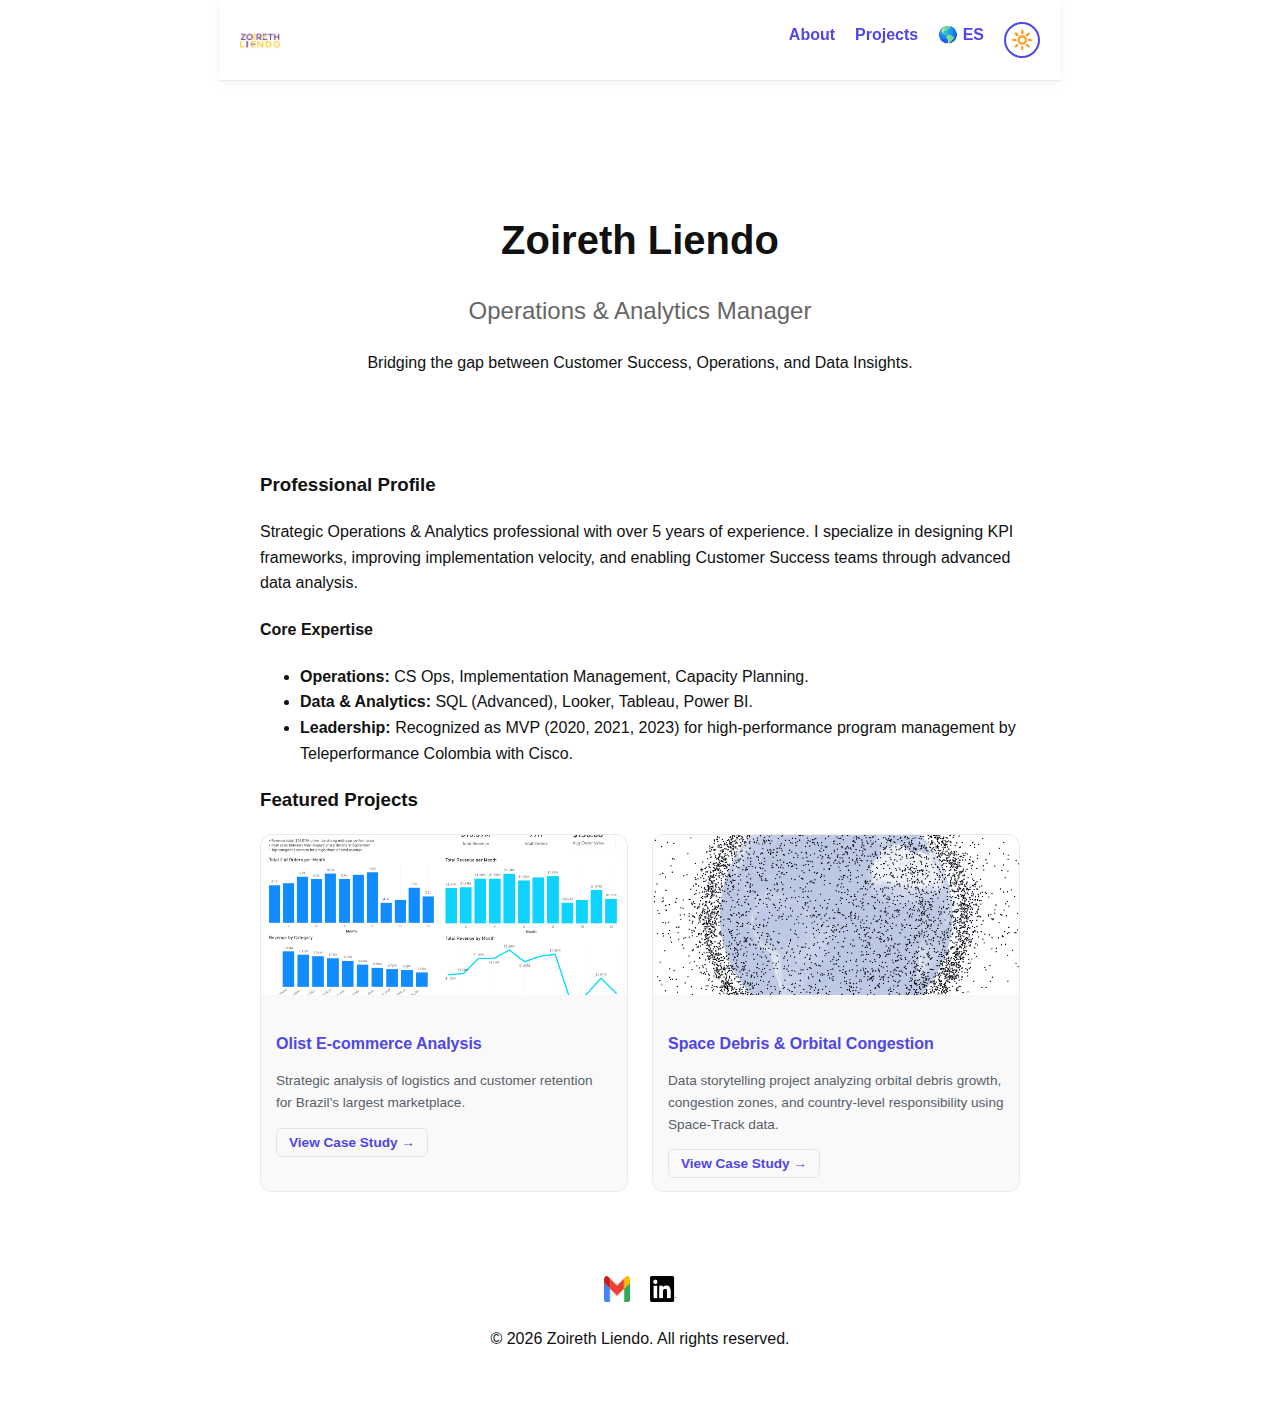
<file: index.html>
<!DOCTYPE html>
<html lang="en">
<head>
    <meta charset="UTF-8">
    <meta name="viewport" content="width=device-width, initial-scale=1.0">
    <title>Operations & Analytics</title>
    <link rel="stylesheet" href="css/style.css">
</head>
<body>

    <!-- HEADER -->
    <header>
        <nav>
           <div class="logo">
    <img src="assets/images/logo.png" alt="Zoireth Liendo" style="height: 40px;">
</div>
            <ul>
                <li><a href="index.html">About</a></li>
                <li><a href="projects.html">Projects</a></li>
                <!-- Iconos adicionales -->
                <li><a href="index-es.html" title="Español" class="nav-icon">🌎 ES</a></li>
                <li>
                    <button id="theme-toggle" class="nav-icon" title="Toggle Light/Dark Mode">🔆</button>
                </li>
            </ul>
        </nav>
    </header>

     <!-- HERO -->
    <main>
        <section id="hero">
            <h1>Zoireth Liendo</h1>
            <h2>Operations & Analytics Manager</h2>
            <p>Bridging the gap between Customer Success, Operations, and Data Insights.</p>
        </section>

    <!-- ABOUT -->
        <section id="about">
        <h3>Professional Profile</h3>
        <p>
            Strategic Operations & Analytics professional with over 5 years of experience. 
            I specialize in designing KPI frameworks, improving implementation velocity, and enabling Customer Success teams through advanced data analysis.
        </p>
        
        <div class="skills-summary">
            <h4>Core Expertise</h4>
            <ul>
                <li><strong>Operations:</strong> CS Ops, Implementation Management, Capacity Planning.</li>
                <li><strong>Data & Analytics:</strong> SQL (Advanced), Looker, Tableau, Power BI.</li>
                <li><strong>Leadership:</strong> Recognized as MVP (2020, 2021, 2023) for high-performance program management by Teleperformance Colombia with Cisco.</li>
            </ul>
        </div>
    </section>

    <!-- FEATURED PROJECTS -->
    <section id="featured-projects">
    <h3>Featured Projects</h3>
    <div class="project-grid">
        
        <div class="mini-card">
    <img src="assets/images/olist-executive.png" alt="Olist Analysis">
    <div class="mini-card-content">
        <h4>Olist E-commerce Analysis</h4>
        <p>Strategic analysis of logistics and customer retention for Brazil's largest marketplace.</p>
        <a href="projects/olist.html" class="link-btn">View Case Study →</a>
    </div>
</div>

        <div class="mini-card">
    <img src="assets/images/space-track-thumb.png" alt="Space Debris & Orbital Congestion Analysis">
    <div class="mini-card-content">
        <h4>Space Debris & Orbital Congestion</h4>
        <p>
            Data storytelling project analyzing orbital debris growth, congestion zones,
            and country-level responsibility using Space-Track data.
        </p>
        <a href="projects/space-track.html" class="link-btn">View Case Study →</a>
    </div>
</div>

    </div>
        
    </main>

    <!-- FOOTER -->
    <footer>
        <div class="footer-icons">
        <a href="mailto:zoirethl@gmail.com" title="Email">
            <img 
                src="assets/images/gmail.png" 
                alt="Email"
                class="footer-icon"
            >
        </a>

        <a href="https://www.linkedin.com/in/zoireth/" 
           target="_blank" 
           title="LinkedIn">
            <img 
                src="assets/images/InBug-Black.png" 
                alt="LinkedIn"
                class="footer-icon"
                id="linkedin-icon"
            >
        </a>
    </div>
        <pp>&copy; 2026 Zoireth Liendo. All rights reserved.</pp>
    </footer>


<!-- SCRIPT LIGHT/DARK MODE -->
    <script>
        const toggleBtn = document.getElementById('theme-toggle');
        const body = document.body;

        // Detectar preferencia inicial del usuario
        if (window.matchMedia && window.matchMedia('(prefers-color-scheme: dark)').matches) {
            body.classList.add('dark-mode');
            toggleBtn.textContent = '🌒';
        } else {
            body.classList.remove('dark-mode');
            toggleBtn.textContent = '🔆';
        }

        // Toggle manual
        toggleBtn.addEventListener('click', () => {
            body.classList.toggle('dark-mode');
            toggleBtn.textContent = body.classList.contains('dark-mode') ? '🌒' : '🔆';
        });
    </script>

<!-- SCRIPT ICON LIGHT/DARK -->
<script>
const linkedinIcon = document.getElementById('linkedin-icon');

function updateLinkedInIcon() {
    if (document.body.classList.contains('dark-mode')) {
        linkedinIcon.src = 'assets/images/InBug-White.png';
    } else {
        linkedinIcon.src = 'assets/images/InBug-Black.png';
    }
}

// Actualizar icono cuando cambia el tema
document.getElementById('theme-toggle').addEventListener('click', updateLinkedInIcon);

// Detectar tema del sistema al cargar
window.addEventListener('DOMContentLoaded', () => {
    updateLinkedInIcon();
});
</script>


</body>
</html>
</file>
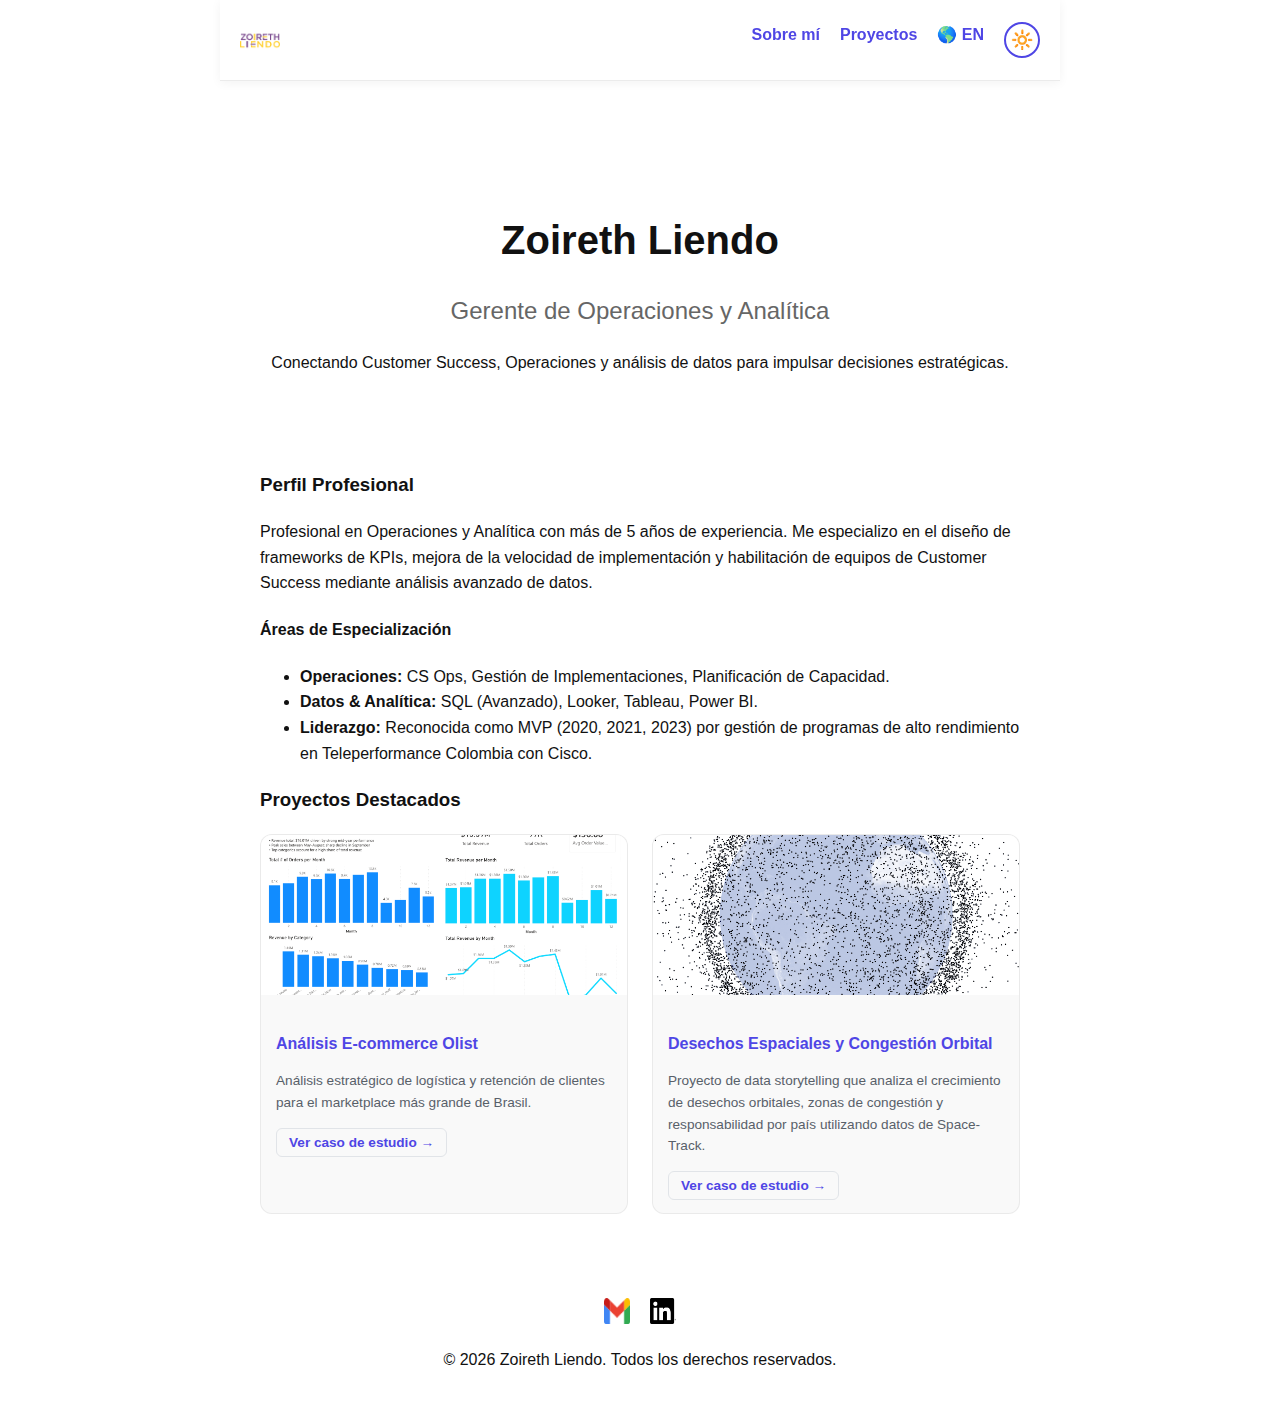
<file: index-es.html>
<!DOCTYPE html>
<html lang="es">
<head>
    <meta charset="UTF-8">
    <meta name="viewport" content="width=device-width, initial-scale=1.0">
    <title>Operaciones & Analítica</title>
    <link rel="stylesheet" href="css/style.css">
</head>
<body>

    <!-- HEADER -->
    <header>
        <nav>
           <div class="logo">
                <img src="assets/images/logo.png" alt="Zoireth Liendo" style="height: 40px;">
           </div>
            <ul>
                <li><a href="index-es.html">Sobre mí</a></li>
                <li><a href="projects-es.html">Proyectos</a></li>
                <!-- Iconos adicionales -->
                <li><a href="index.html" title="English" class="nav-icon">🌎 EN</a></li>
                <li>
                    <button id="theme-toggle" class="nav-icon" title="Cambiar tema claro/oscuro">🔆</button>
                </li>
            </ul>
        </nav>
    </header>

     <!-- HERO -->
    <main>
        <section id="hero">
            <h1>Zoireth Liendo</h1>
            <h2>Gerente de Operaciones y Analítica</h2>
            <p>Conectando Customer Success, Operaciones y análisis de datos para impulsar decisiones estratégicas.</p>
        </section>

    <!-- ABOUT -->
        <section id="about">
            <h3>Perfil Profesional</h3>
            <p>
                Profesional en Operaciones y Analítica con más de 5 años de experiencia.
                Me especializo en el diseño de frameworks de KPIs, mejora de la velocidad de implementación
                y habilitación de equipos de Customer Success mediante análisis avanzado de datos.
            </p>
        
            <div class="skills-summary">
                <h4>Áreas de Especialización</h4>
                <ul>
                    <li><strong>Operaciones:</strong> CS Ops, Gestión de Implementaciones, Planificación de Capacidad.</li>
                    <li><strong>Datos & Analítica:</strong> SQL (Avanzado), Looker, Tableau, Power BI.</li>
                    <li><strong>Liderazgo:</strong> Reconocida como MVP (2020, 2021, 2023) por gestión de programas de alto rendimiento en Teleperformance Colombia con Cisco.</li>
                </ul>
            </div>
        </section>

    <!-- FEATURED PROJECTS -->
        <section id="featured-projects">
            <h3>Proyectos Destacados</h3>
            <div class="project-grid">
        
                <div class="mini-card">
                    <img src="assets/images/olist-executive.png" alt="Análisis Olist">
                    <div class="mini-card-content">
                        <h4>Análisis E-commerce Olist</h4>
                        <p>Análisis estratégico de logística y retención de clientes para el marketplace más grande de Brasil.</p>
                        <a href="projects/olist.html" class="link-btn">Ver caso de estudio →</a>
                    </div>
                </div>

                <div class="mini-card">
                    <img src="assets/images/space-track-thumb.png" alt="Análisis de desechos espaciales y congestión orbital">
                    <div class="mini-card-content">
                        <h4>Desechos Espaciales y Congestión Orbital</h4>
                        <p>
                            Proyecto de data storytelling que analiza el crecimiento de desechos orbitales,
                            zonas de congestión y responsabilidad por país utilizando datos de Space-Track.
                        </p>
                        <a href="projects/space-track.html" class="link-btn">Ver caso de estudio →</a>
                    </div>
                </div>

            </div>
        </section>
        
    </main>

    <!-- FOOTER -->
    <footer>
        <div class="footer-icons">
            <a href="mailto:zoirethl@gmail.com" title="Email">
                <img 
                    src="assets/images/gmail.png" 
                    alt="Email"
                    class="footer-icon"
                >
            </a>

            <a href="https://www.linkedin.com/in/zoireth/" 
               target="_blank" 
               title="LinkedIn">
                <img 
                    src="assets/images/InBug-Black.png" 
                    alt="LinkedIn"
                    class="footer-icon"
                    id="linkedin-icon"
                >
            </a>
        </div>
        <pp>&copy; 2026 Zoireth Liendo. Todos los derechos reservados.</pp>
    </footer>


<!-- SCRIPT LIGHT/DARK MODE -->
    <script>
        const toggleBtn = document.getElementById('theme-toggle');
        const body = document.body;

        // Detectar preferencia inicial del usuario
        if (window.matchMedia && window.matchMedia('(prefers-color-scheme: dark)').matches) {
            body.classList.add('dark-mode');
            toggleBtn.textContent = '🌒';
        } else {
            body.classList.remove('dark-mode');
            toggleBtn.textContent = '🔆';
        }

        // Toggle manual
        toggleBtn.addEventListener('click', () => {
            body.classList.toggle('dark-mode');
            toggleBtn.textContent = body.classList.contains('dark-mode') ? '🌒' : '🔆';
        });
    </script>

<!-- SCRIPT ICON LIGHT/DARK -->
<script>
const linkedinIcon = document.getElementById('linkedin-icon');

function updateLinkedInIcon() {
    if (document.body.classList.contains('dark-mode')) {
        linkedinIcon.src = 'assets/images/InBug-White.png';
    } else {
        linkedinIcon.src = 'assets/images/InBug-Black.png';
    }
}

// Actualizar icono cuando cambia el tema
document.getElementById('theme-toggle').addEventListener('click', updateLinkedInIcon);

// Detectar tema del sistema al cargar
window.addEventListener('DOMContentLoaded', () => {
    updateLinkedInIcon();
});
</script>

</body>
</html>
</file>
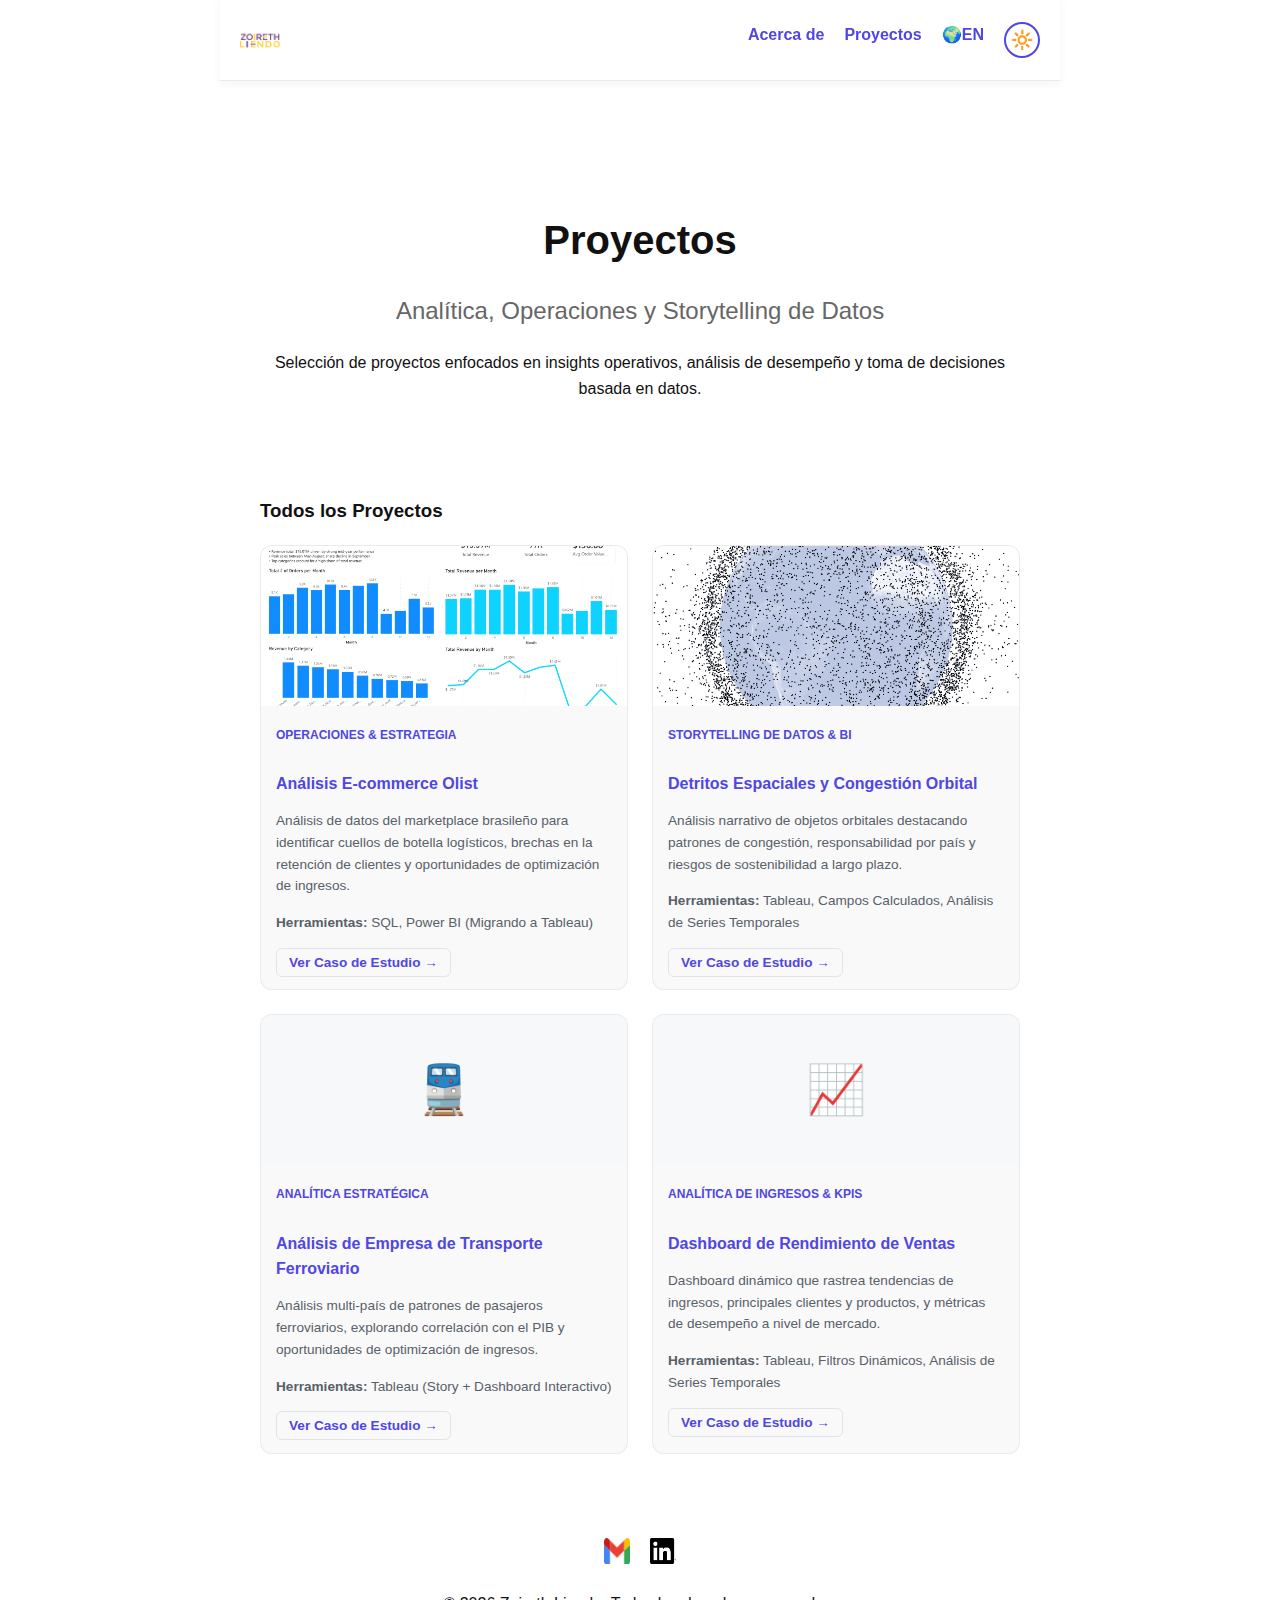
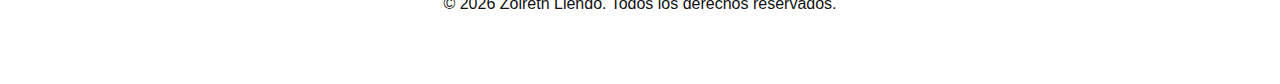
<file: projects-es.html>
<!DOCTYPE html>
<html lang="es">
<head>
    <meta charset="UTF-8">
    <meta name="viewport" content="width=device-width, initial-scale=1.0">
    <title>Proyectos | Zoireth Liendo</title>
    <link rel="stylesheet" href="css/style.css">
</head>
<body>

<!-- HEADER -->
<header>
    <nav>
        <div class="logo">
            <img src="assets/images/logo.png" alt="Zoireth Liendo" style="height: 40px;">
        </div>
        <ul>
            <li><a href="index-es.html">Acerca de</a></li>
            <li><a href="projects-es.html" class="active">Proyectos</a></li>
            <li><a href="projects.html" title="English" class="nav-icon">🌍EN</a></li>
            <li>
                <button id="theme-toggle" class="nav-icon" title="Cambiar tema claro/oscuro">🔆</button>
            </li>
        </ul>
    </nav>
</header>

<main>

<!-- HERO -->
<section id="hero">
    <h1>Proyectos</h1>
    <h2>Analítica, Operaciones y Storytelling de Datos</h2>
    <p>
        Selección de proyectos enfocados en insights operativos, análisis de desempeño
        y toma de decisiones basada en datos.
    </p>
</section>

<!-- PROJECTS GRID -->
<section id="featured-projects">
    <h3>Todos los Proyectos</h3>

    <div class="project-grid">

        <!-- OLIST -->
        <div class="mini-card">
            <img src="assets/images/olist-executive.png" alt="Análisis E-commerce Olist">
            <div class="mini-card-content">
                <span class="project-tag">Operaciones & Estrategia</span>
                <h4>Análisis E-commerce Olist</h4>
                <p>
                    Análisis de datos del marketplace brasileño para identificar cuellos de botella logísticos,
                    brechas en la retención de clientes y oportunidades de optimización de ingresos.
                </p>
                <p class="mini-meta">
                    <strong>Herramientas:</strong> SQL, Power BI (Migrando a Tableau)
                </p>
                <a href="projects/olist.html" class="link-btn">Ver Caso de Estudio →</a>
            </div>
        </div>

        <!-- SPACE TRACK -->
        <div class="mini-card">
            <img src="assets/images/space-track-thumb.png" alt="Detritos Espaciales y Congestión Orbital">
            <div class="mini-card-content">
                <span class="project-tag">Storytelling de Datos & BI</span>
                <h4>Detritos Espaciales y Congestión Orbital</h4>
                <p>
                    Análisis narrativo de objetos orbitales destacando patrones de congestión,
                    responsabilidad por país y riesgos de sostenibilidad a largo plazo.
                </p>
                <p class="mini-meta">
                    <strong>Herramientas:</strong> Tableau, Campos Calculados, Análisis de Series Temporales
                </p>
                <a href="projects/space-track.html" class="link-btn">Ver Caso de Estudio →</a>
            </div>
        </div>

        <!-- RAILWAY -->
        <div class="mini-card">
            <div class="placeholder-img">🚆</div>
            <div class="mini-card-content">
                <span class="project-tag">Analítica Estratégica</span>
                <h4>Análisis de Empresa de Transporte Ferroviario</h4>
                <p>
                    Análisis multi-país de patrones de pasajeros ferroviarios,
                    explorando correlación con el PIB y oportunidades de optimización de ingresos.
                </p>
                <p class="mini-meta">
                    <strong>Herramientas:</strong> Tableau (Story + Dashboard Interactivo)
                </p>
                <a href="projects/railway-travel.html" class="link-btn">Ver Caso de Estudio →</a>
            </div>
        </div>

        <!-- SALES INSIGHTS -->
        <div class="mini-card">
            <div class="placeholder-img">📈</div>
            <div class="mini-card-content">
                <span class="project-tag">Analítica de Ingresos & KPIs</span>
                <h4>Dashboard de Rendimiento de Ventas</h4>
                <p>
                    Dashboard dinámico que rastrea tendencias de ingresos, principales clientes y productos,
                    y métricas de desempeño a nivel de mercado.
                </p>
                <p class="mini-meta">
                    <strong>Herramientas:</strong> Tableau, Filtros Dinámicos, Análisis de Series Temporales
                </p>
                <a href="projects/sales-insights.html" class="link-btn">Ver Caso de Estudio →</a>
            </div>
        </div>

    </div>
</section>

</main>

<!-- FOOTER -->
<footer>
    <div class="footer-icons">
        <a href="mailto:zoirethl@gmail.com" title="Email">
            <img 
                src="assets/images/gmail.png" 
                alt="Email"
                class="footer-icon"
            >
        </a>

        <a href="https://www.linkedin.com/in/zoireth/" 
           target="_blank" 
           title="LinkedIn">
            <img 
                src="assets/images/InBug-Black.png" 
                alt="LinkedIn"
                class="footer-icon"
                id="linkedin-icon"
            >
        </a>
    </div>

    <p>&copy; 2026 Zoireth Liendo. Todos los derechos reservados.</p>
</footer>

<!-- SCRIPT LIGHT/DARK MODE -->
<script>
const toggleBtn = document.getElementById('theme-toggle');
const body = document.body;

// Detectar preferencia del sistema
if (window.matchMedia('(prefers-color-scheme: dark)').matches) {
    body.classList.add('dark-mode');
    toggleBtn.textContent = '🌒';
} else {
    toggleBtn.textContent = '🔆';
}

toggleBtn.addEventListener('click', () => {
    body.classList.toggle('dark-mode');
    toggleBtn.textContent = body.classList.contains('dark-mode') ? '🌒' : '🔆';
    updateLinkedInIcon();
});
</script>

<!-- SCRIPT ICON LIGHT/DARK -->
<script>
const linkedinIcon = document.getElementById('linkedin-icon');

function updateLinkedInIcon() {
    if (document.body.classList.contains('dark-mode')) {
        linkedinIcon.src = 'assets/images/InBug-White.png';
    } else {
        linkedinIcon.src = 'assets/images/InBug-Black.png';
    }
}

window.addEventListener('DOMContentLoaded', updateLinkedInIcon);
</script>

</body>
</html>
</file>
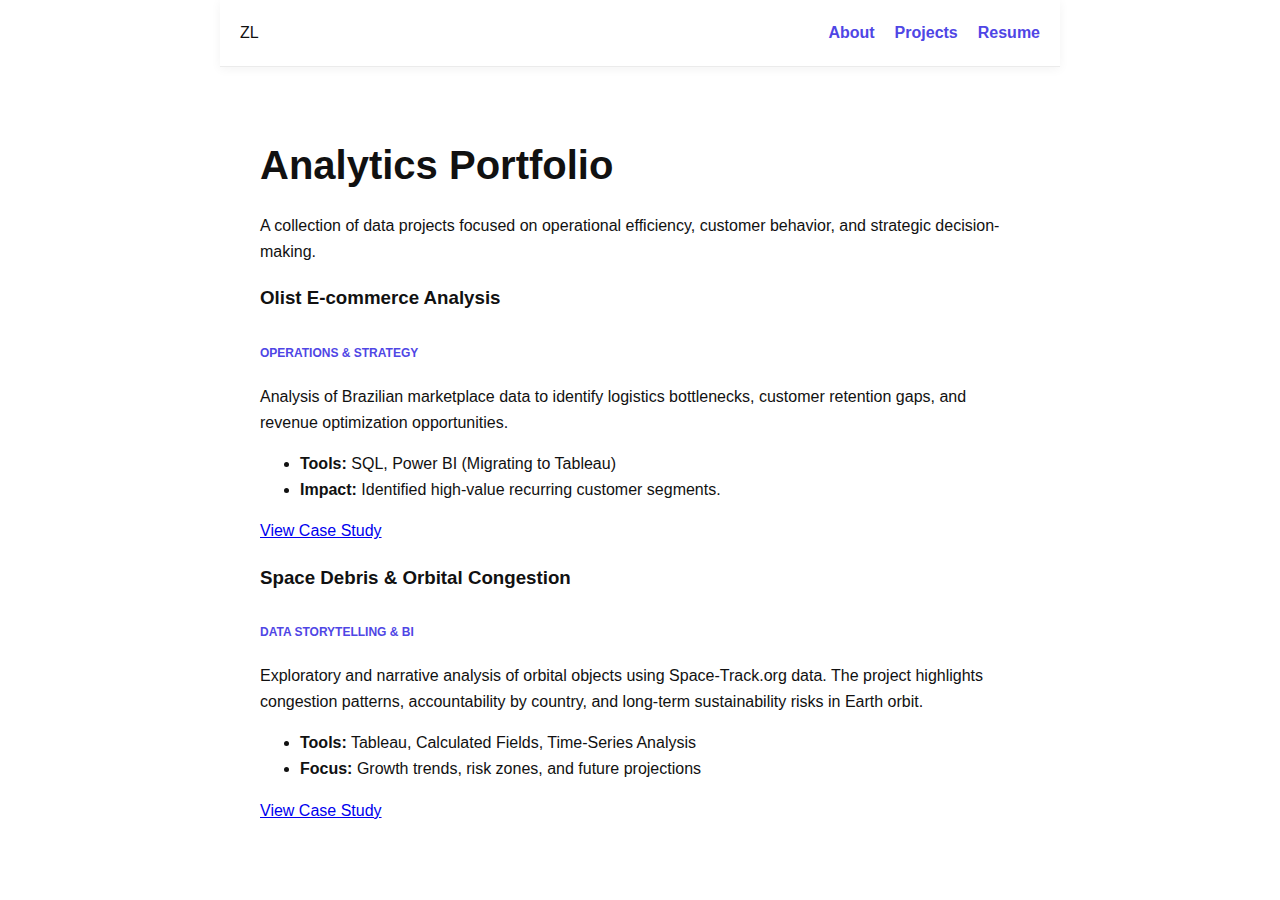
<file: projects.html>
<!DOCTYPE html>
<html lang="en">
<head>
    <meta charset="UTF-8">
    <meta name="viewport" content="width=device-width, initial-scale=1.0">
    <title>Projects | Zoireth Liendo</title>
    <link rel="stylesheet" href="css/style.css">
</head>
<body>
    <header>
        <nav>
            <div class="logo">ZL</div>
            <ul>
                <li><a href="index.html">About</a></li>
                <li><a href="projects.html" class="active">Projects</a></li>
                <li><a href="assets/zoireth-liendo-cv.pdf" target="_blank">Resume</a></li>
            </ul>
        </nav>
    </header>

    <main>
        <section class="projects-intro">
            <h1>Analytics Portfolio</h1>
            <p>
                A collection of data projects focused on operational efficiency,
                customer behavior, and strategic decision-making.
            </p>
        </section>

        <section class="projects-grid">
            <!-- OLIST -->
            <div class="project-card">
                <div class="project-content">
                    <h3>Olist E-commerce Analysis</h3>
                    <p class="project-tag">Operations & Strategy</p>
                    <p>
                        Analysis of Brazilian marketplace data to identify logistics bottlenecks,
                        customer retention gaps, and revenue optimization opportunities.
                    </p>
                    <ul class="key-metrics">
                        <li><strong>Tools:</strong> SQL, Power BI (Migrating to Tableau)</li>
                        <li><strong>Impact:</strong> Identified high-value recurring customer segments.</li>
                    </ul>
                    <a href="projects/olist.html" class="btn">View Case Study</a>
                </div>
            </div>

            <!-- SPACE TRACK -->
            <div class="project-card">
                <div class="project-content">
                    <h3>Space Debris & Orbital Congestion</h3>
                    <p class="project-tag">Data Storytelling & BI</p>
                    <p>
                        Exploratory and narrative analysis of orbital objects using Space-Track.org data.
                        The project highlights congestion patterns, accountability by country,
                        and long-term sustainability risks in Earth orbit.
                    </p>
                    <ul class="key-metrics">
                        <li><strong>Tools:</strong> Tableau, Calculated Fields, Time-Series Analysis</li>
                        <li><strong>Focus:</strong> Growth trends, risk zones, and future projections</li>
                    </ul>
                    <a href="projects/space-track.html" class="btn">View Case Study</a>
                </div>
            </div>
        </section>
    </main>
</body>
</html>
</file>
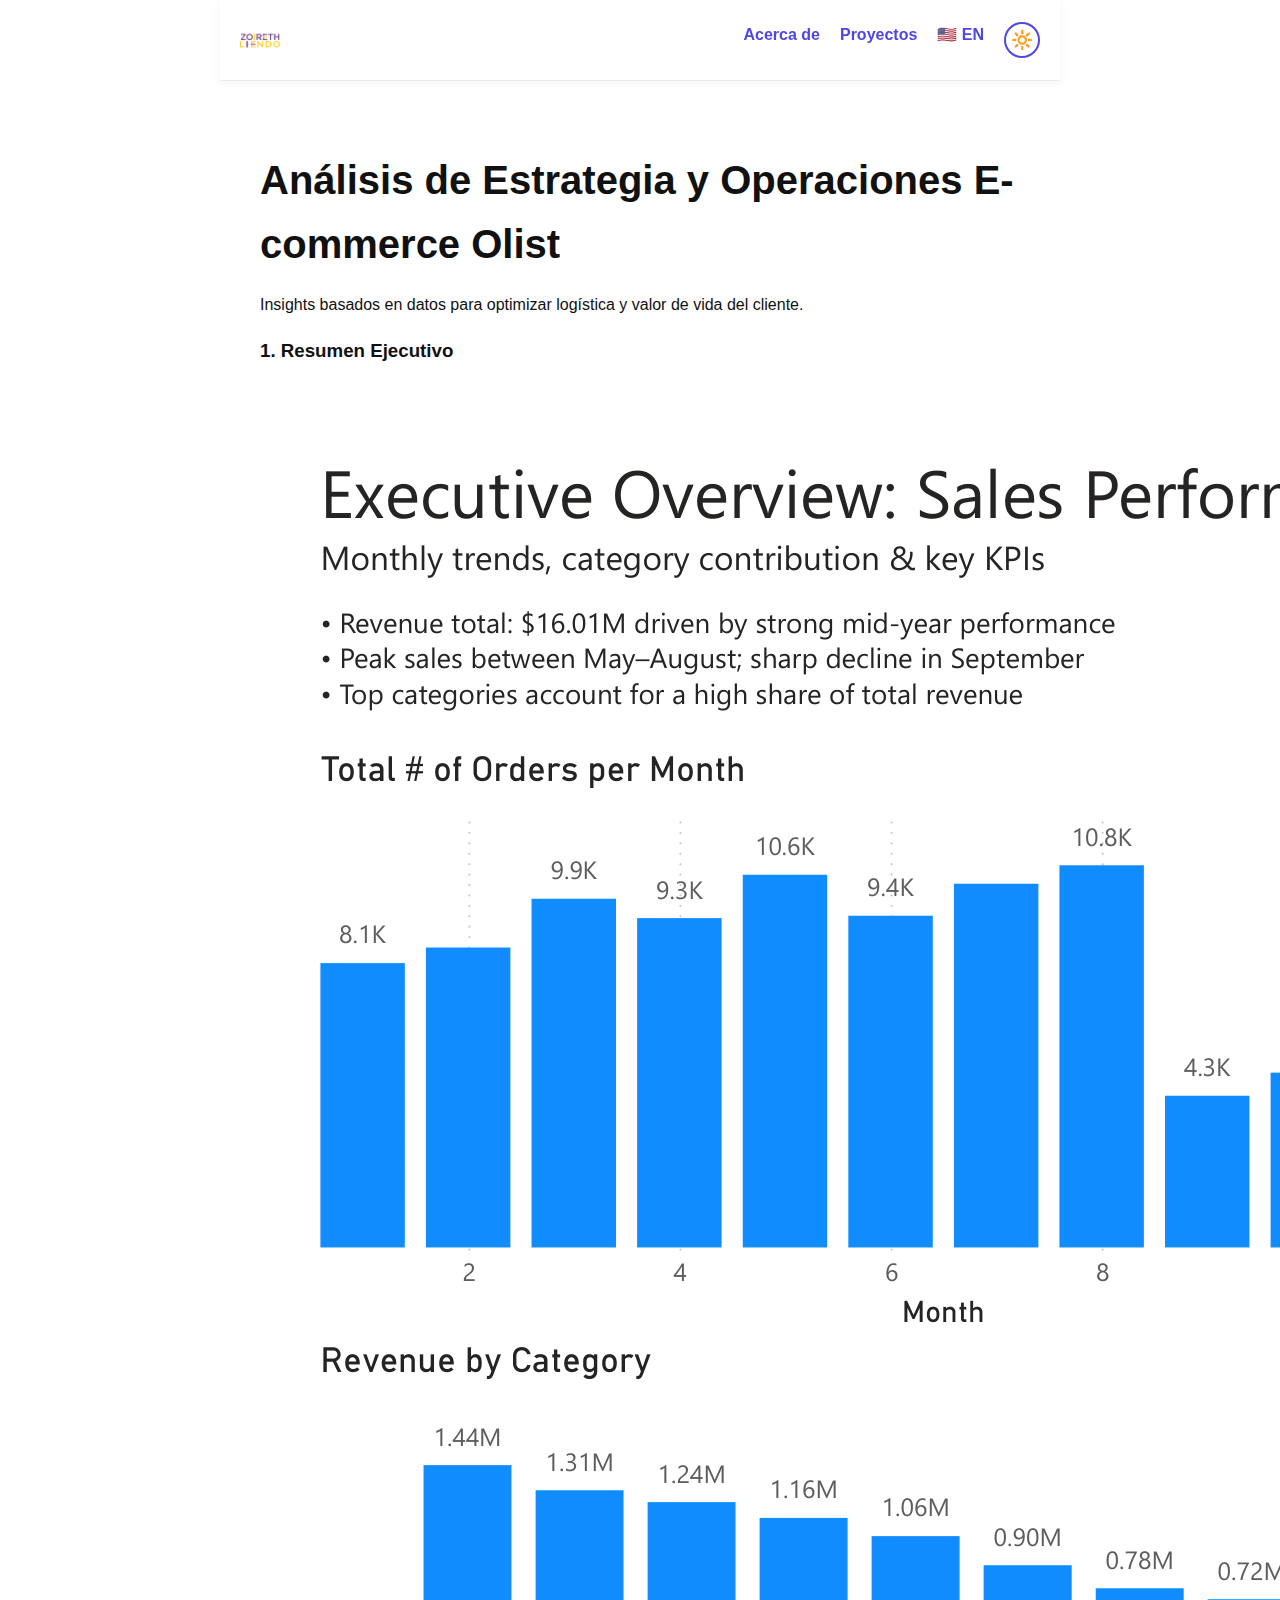
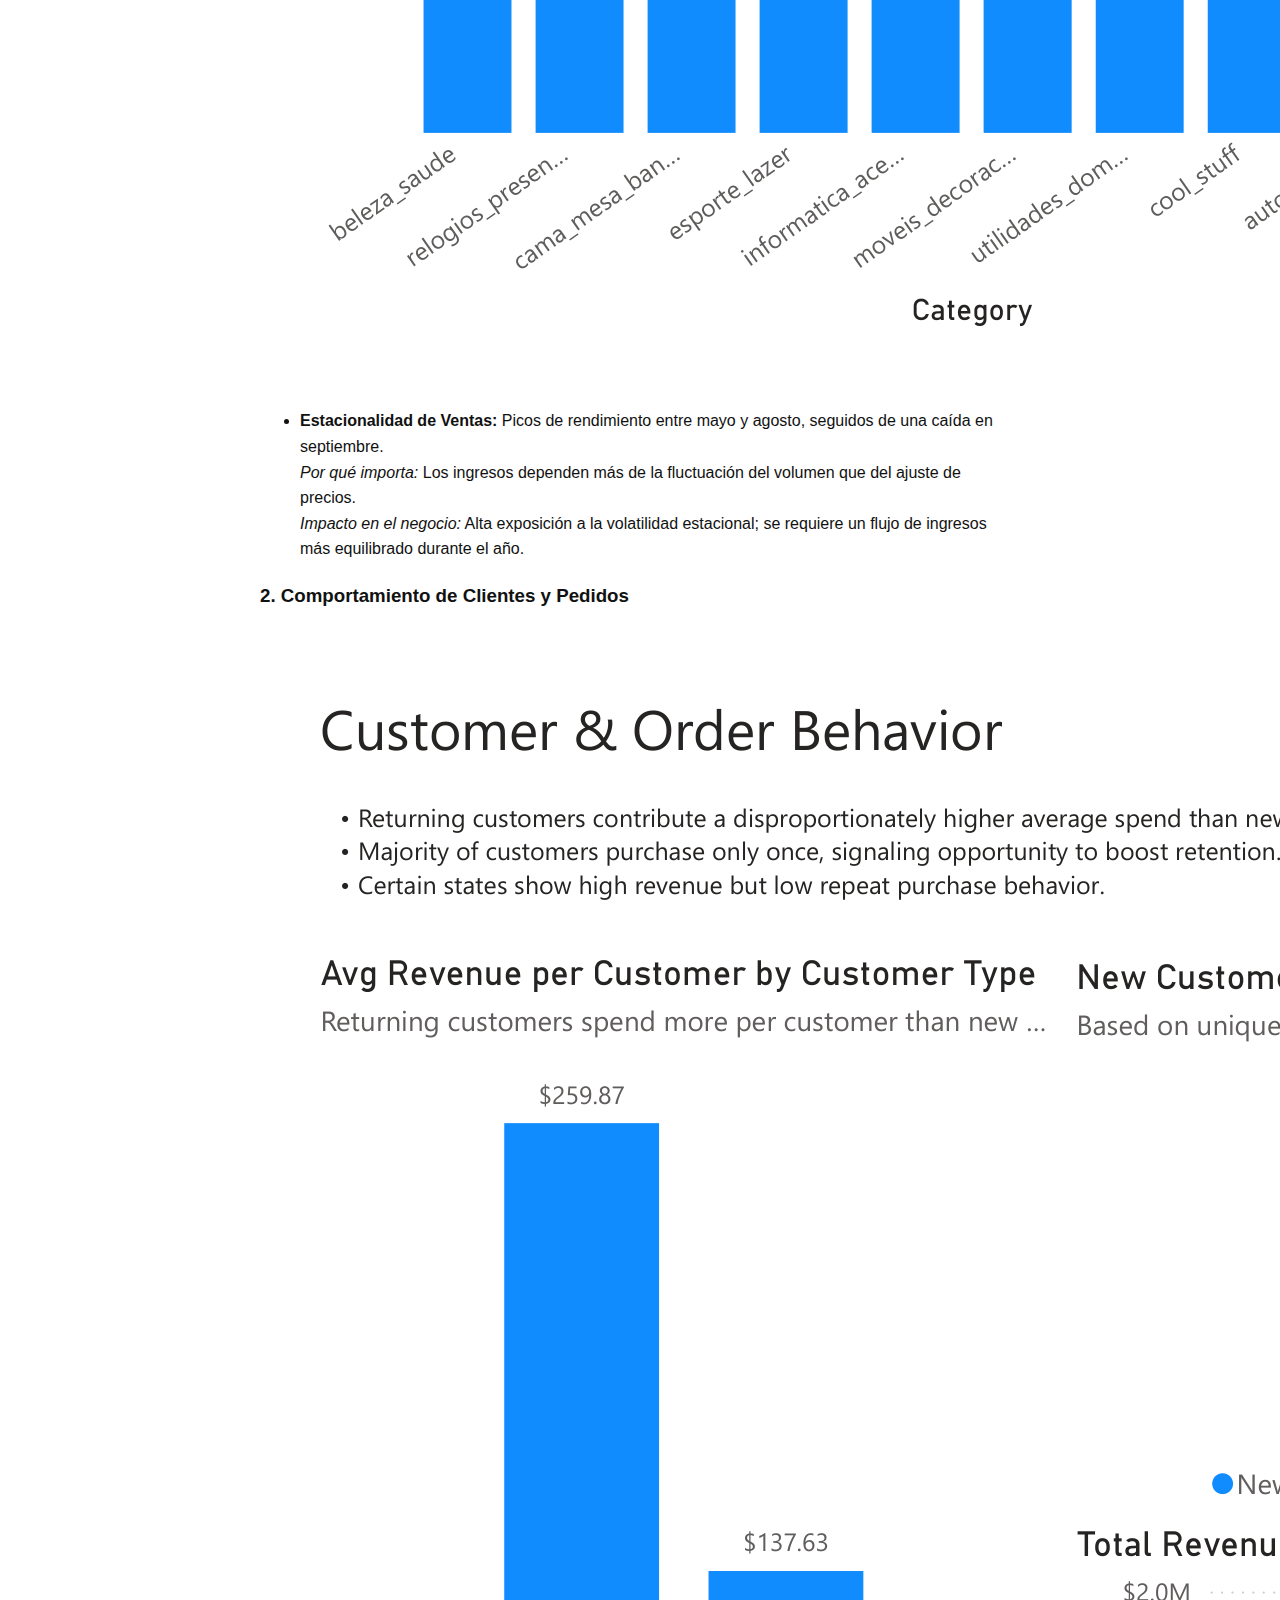
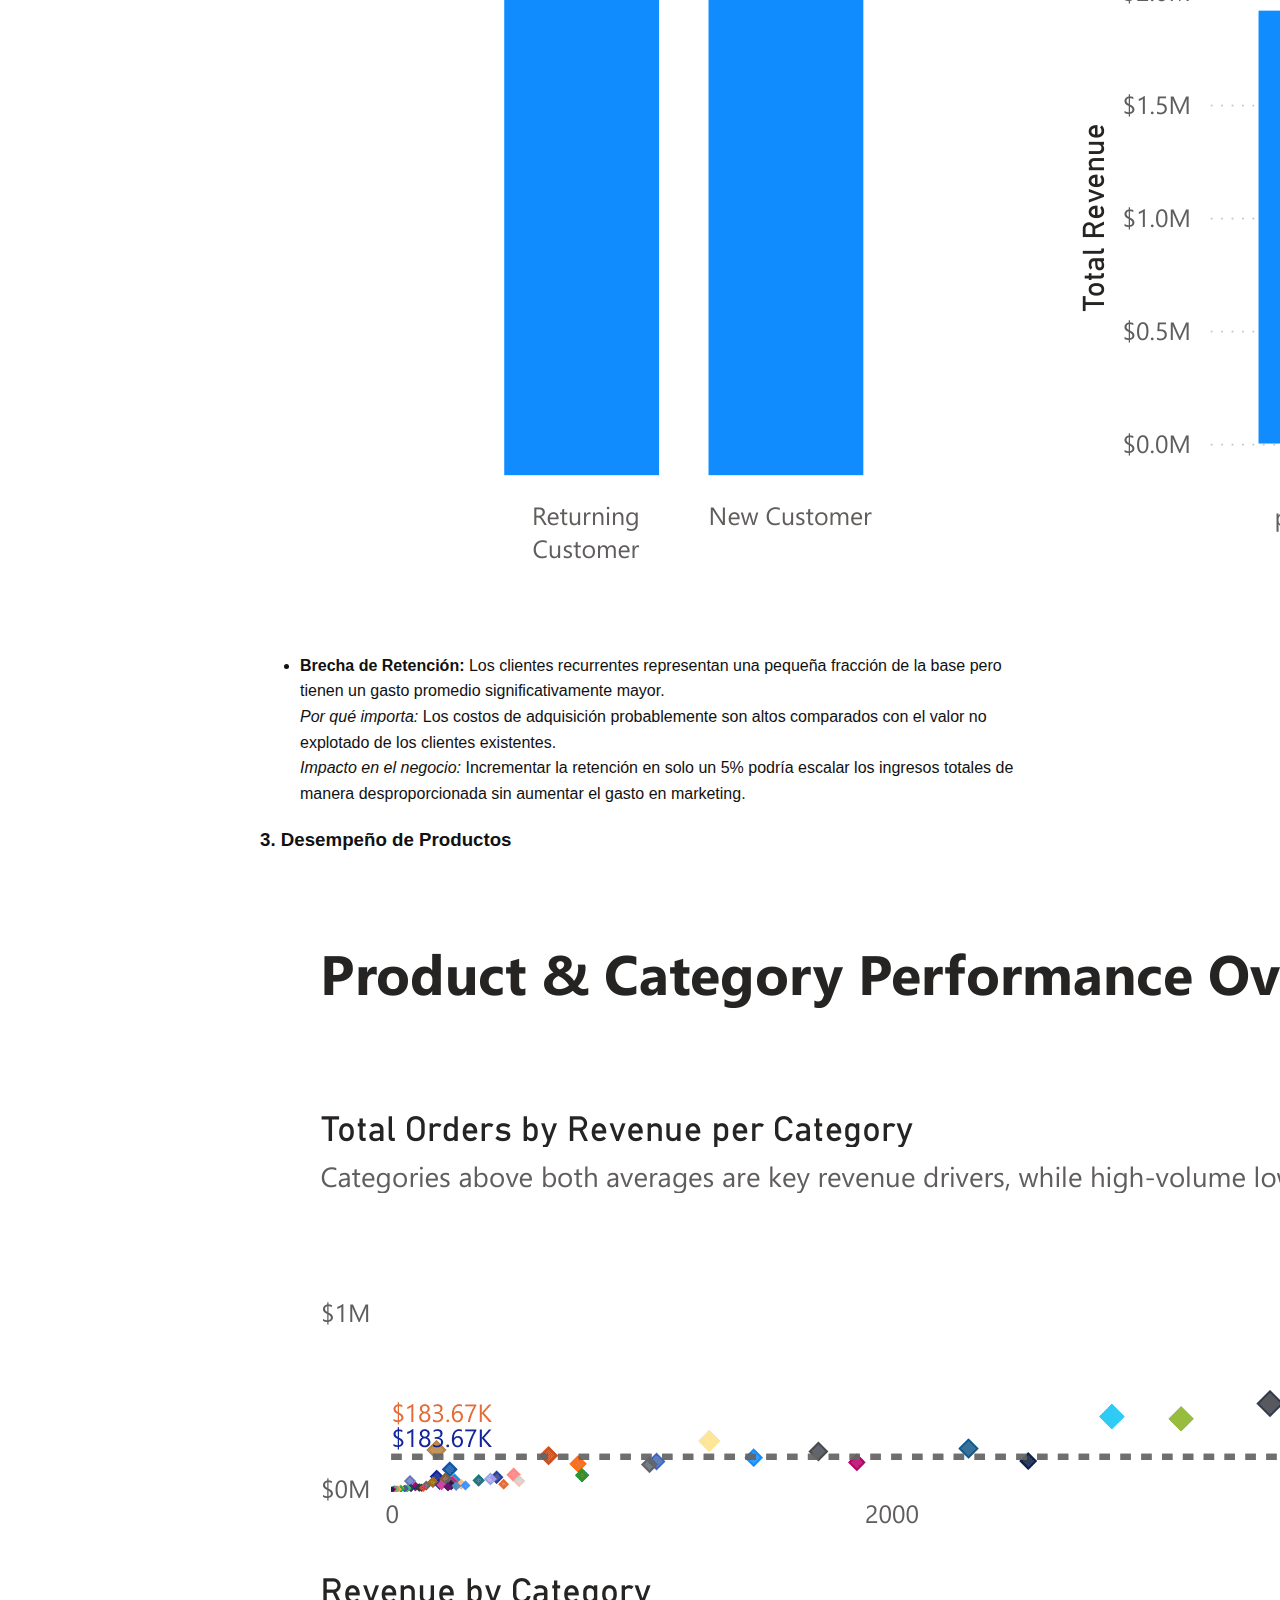
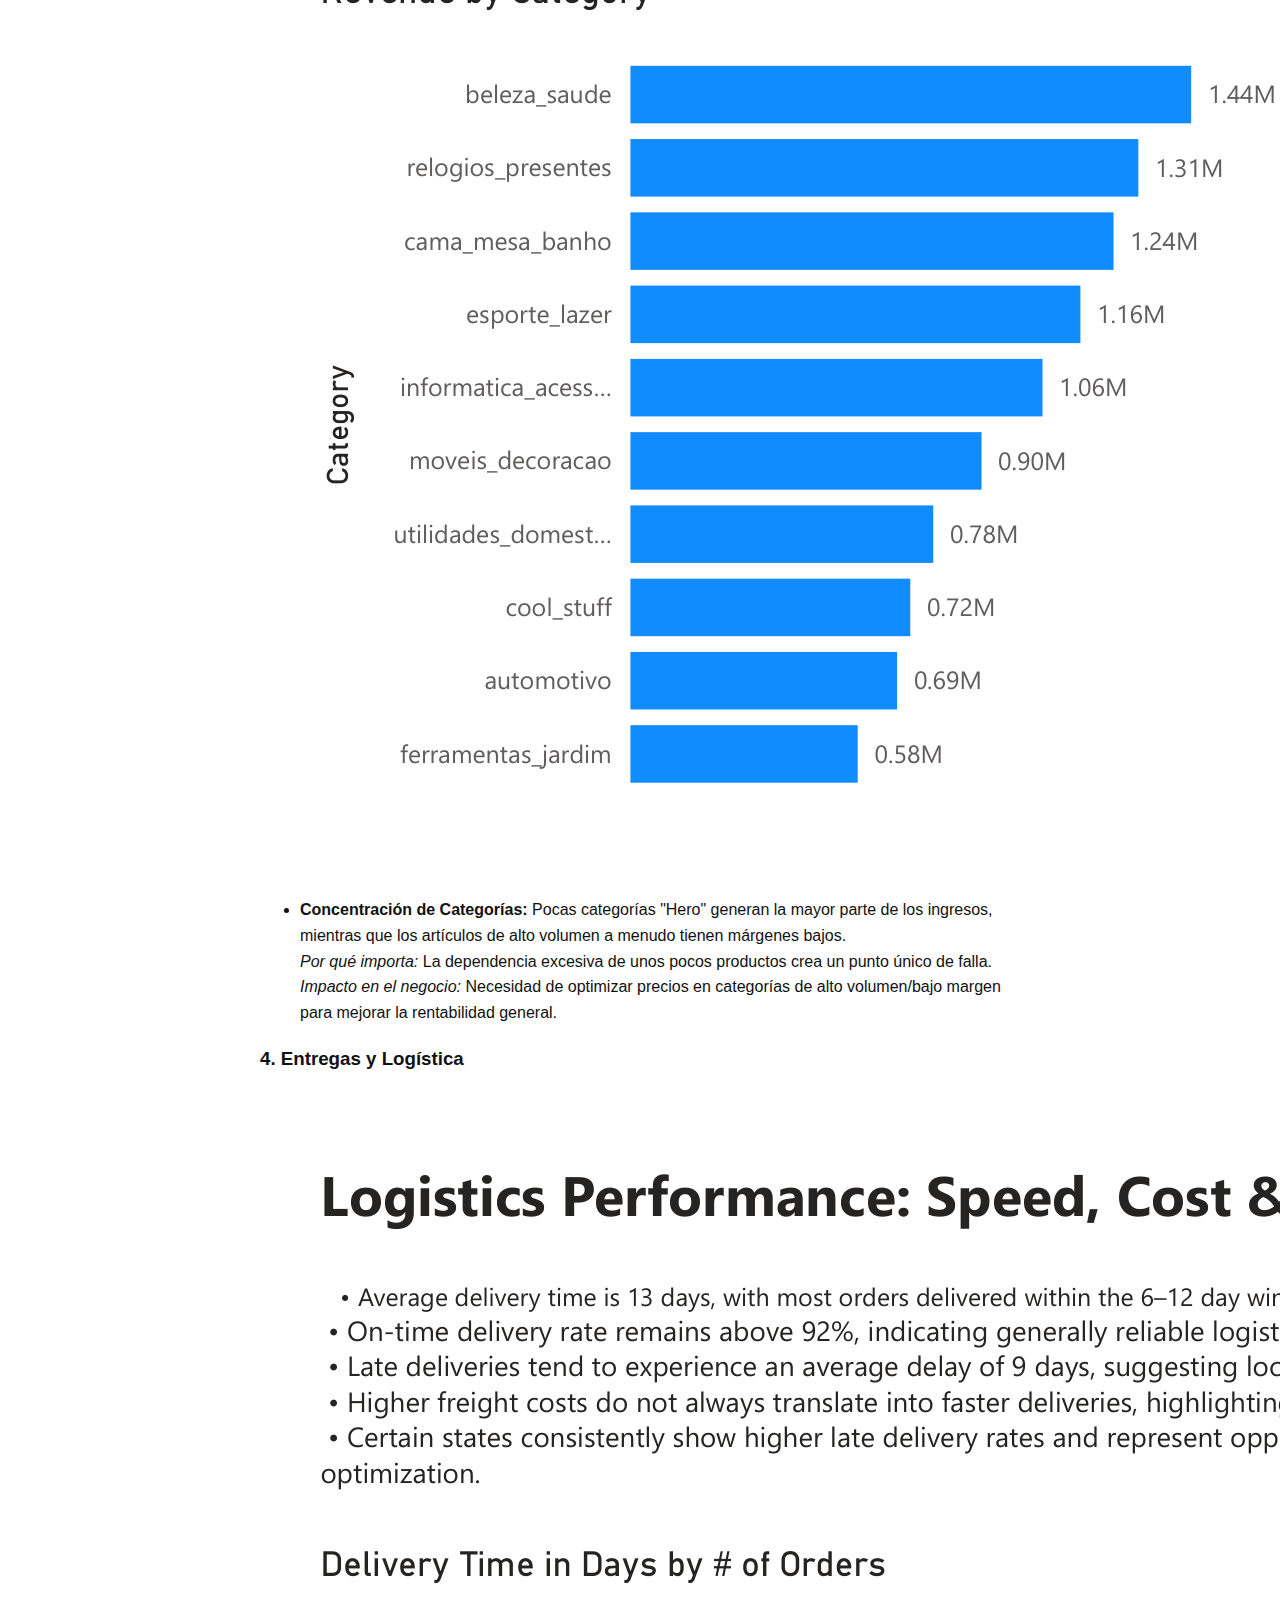
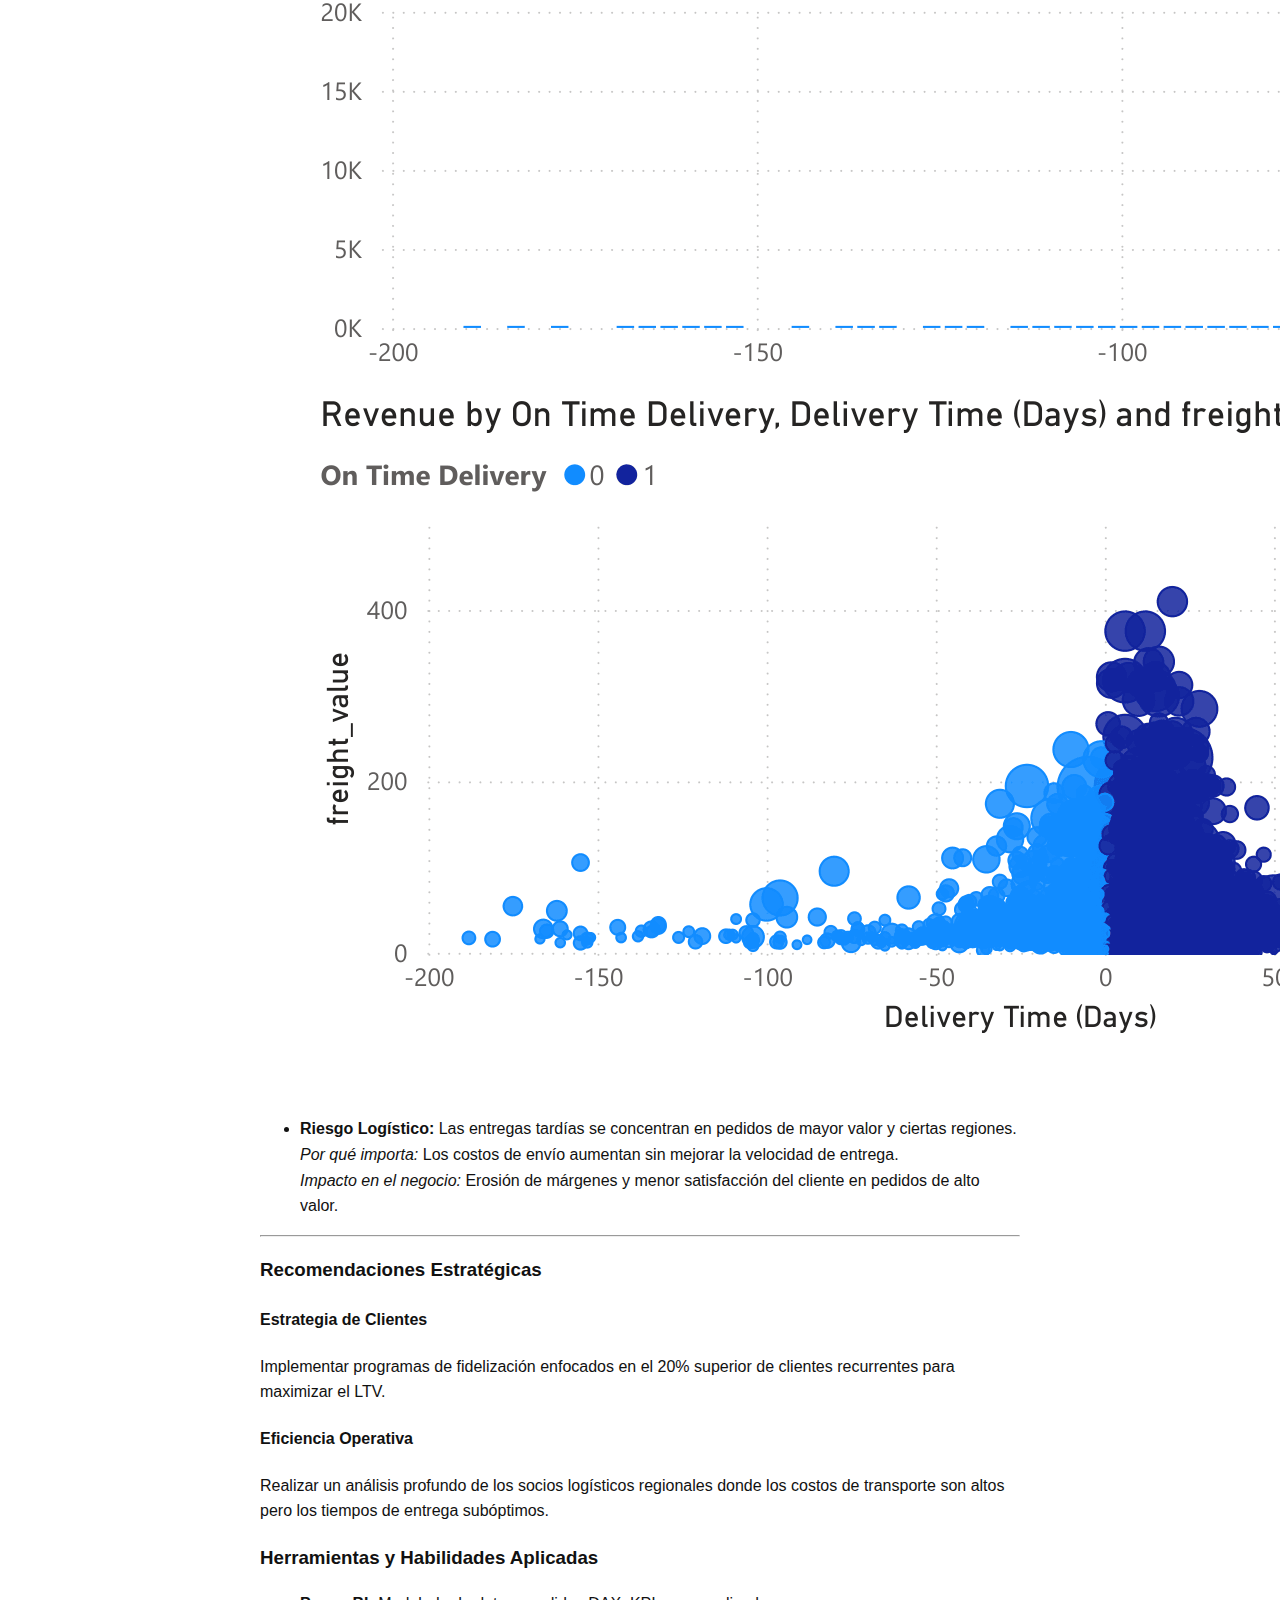
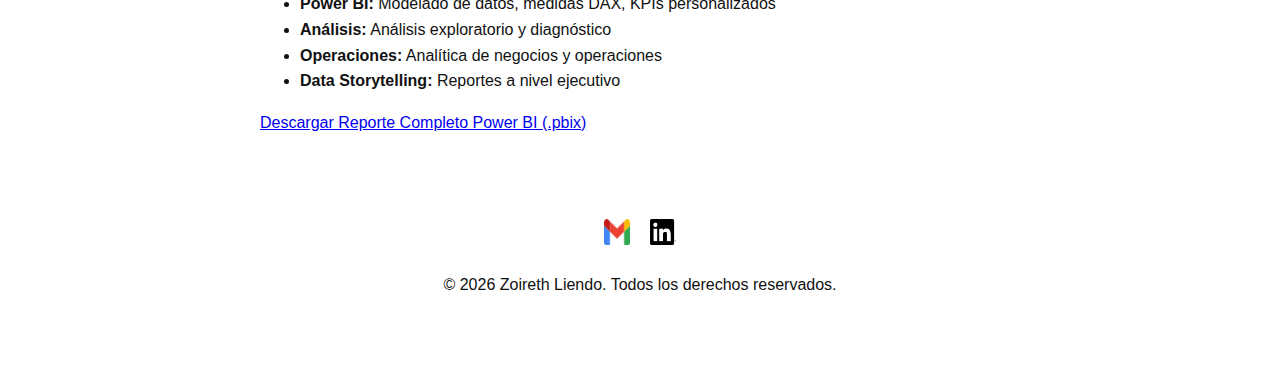
<file: projects-es/olist-es.html>
<!DOCTYPE html>
<html lang="es">
<head>
    <meta charset="UTF-8">
    <meta name="viewport" content="width=device-width, initial-scale=1.0">
    <title>Análisis Olist | Zoireth Liendo</title>
    <link rel="stylesheet" href="../css/style.css">
</head>
<body>

<!-- HEADER -->
<header>
    <nav>
        <div class="logo">
            <img src="../assets/images/logo.png" alt="Zoireth Liendo" style="height: 40px;">
        </div>
        <ul>
            <li><a href="../index-es.html">Acerca de</a></li>
            <li><a href="../projects-es.html" class="active">Proyectos</a></li>
            <li><a href="olist.html" title="English" class="nav-icon">🇺🇸 EN</a></li>
            <li>
                <button id="theme-toggle" class="nav-icon" title="Cambiar modo claro/oscuro">🔆</button>
            </li>
        </ul>
    </nav>
</header>

<main>
    <!-- PROJECT HERO -->
    <section class="project-header">
        <h1>Análisis de Estrategia y Operaciones E-commerce Olist</h1>
        <p class="subtitle">Insights basados en datos para optimizar logística y valor de vida del cliente.</p>
    </section>

    <!-- ANALYSIS BLOCKS -->
    <section class="analysis-block">
        <h3>1. Resumen Ejecutivo</h3>
        <div class="project-image">
            <img src="../assets/images/olist-executive.png" alt="Panel Resumen Ejecutivo">
        </div>
        <ul>
            <li><strong>Estacionalidad de Ventas:</strong> Picos de rendimiento entre mayo y agosto, seguidos de una caída en septiembre.
                <br><em>Por qué importa:</em> Los ingresos dependen más de la fluctuación del volumen que del ajuste de precios.
                <br><em>Impacto en el negocio:</em> Alta exposición a la volatilidad estacional; se requiere un flujo de ingresos más equilibrado durante el año.</li>
        </ul>
    </section>

    <section class="analysis-block">
        <h3>2. Comportamiento de Clientes y Pedidos</h3>
        <div class="project-image">
            <img src="../assets/images/olist-customers.png" alt="Panel Comportamiento de Clientes">
        </div>
        <ul>
            <li><strong>Brecha de Retención:</strong> Los clientes recurrentes representan una pequeña fracción de la base pero tienen un gasto promedio significativamente mayor.
                <br><em>Por qué importa:</em> Los costos de adquisición probablemente son altos comparados con el valor no explotado de los clientes existentes.
                <br><em>Impacto en el negocio:</em> Incrementar la retención en solo un 5% podría escalar los ingresos totales de manera desproporcionada sin aumentar el gasto en marketing.</li>
        </ul>
    </section>

    <section class="analysis-block">
        <h3>3. Desempeño de Productos</h3>
        <div class="project-image">
            <img src="../assets/images/olist-products.png" alt="Panel Desempeño de Productos">
        </div>
        <ul>
            <li><strong>Concentración de Categorías:</strong> Pocas categorías "Hero" generan la mayor parte de los ingresos, mientras que los artículos de alto volumen a menudo tienen márgenes bajos.
                <br><em>Por qué importa:</em> La dependencia excesiva de unos pocos productos crea un punto único de falla.
                <br><em>Impacto en el negocio:</em> Necesidad de optimizar precios en categorías de alto volumen/bajo margen para mejorar la rentabilidad general.</li>
        </ul>
    </section>

    <section class="analysis-block">
        <h3>4. Entregas y Logística</h3>
        <div class="project-image">
            <img src="../assets/images/olist-logistics.png" alt="Panel Logística">
        </div>
        <ul>
            <li><strong>Riesgo Logístico:</strong> Las entregas tardías se concentran en pedidos de mayor valor y ciertas regiones.
                <br><em>Por qué importa:</em> Los costos de envío aumentan sin mejorar la velocidad de entrega.
                <br><em>Impacto en el negocio:</em> Erosión de márgenes y menor satisfacción del cliente en pedidos de alto valor.</li>
        </ul>
    </section>

    <hr>

    <!-- RECOMMENDATIONS -->
    <section id="recommendations">
        <h3>Recomendaciones Estratégicas</h3>
        <div class="rec-card">
            <h4>Estrategia de Clientes</h4>
            <p>Implementar programas de fidelización enfocados en el 20% superior de clientes recurrentes para maximizar el LTV.</p>
        </div>
        <div class="rec-card">
            <h4>Eficiencia Operativa</h4>
            <p>Realizar un análisis profundo de los socios logísticos regionales donde los costos de transporte son altos pero los tiempos de entrega subóptimos.</p>
        </div>
    </section>

    <!-- TOOLS & SKILLS -->
    <section id="skills">
        <h3>Herramientas y Habilidades Aplicadas</h3>
        <ul>
            <li><strong>Power BI:</strong> Modelado de datos, medidas DAX, KPIs personalizados</li>
            <li><strong>Análisis:</strong> Análisis exploratorio y diagnóstico</li>
            <li><strong>Operaciones:</strong> Analítica de negocios y operaciones</li>
            <li><strong>Data Storytelling:</strong> Reportes a nivel ejecutivo</li>
        </ul>
    </section>

    <section id="download">
        <a href="https://drive.google.com/uc?export=download&id=1A9EdOzuKgbA68wa3rfxYjnJAEXbeLjd9" class="btn" target="_blank">Descargar Reporte Completo Power BI (.pbix)</a>
    </section>
</main>

<!-- FOOTER -->
<footer>
    <div class="footer-icons">
        <a href="mailto:zoirethl@gmail.com" title="Email">
            <img src="../assets/images/gmail.png" alt="Email" class="footer-icon">
        </a>
        <a href="https://www.linkedin.com/in/zoireth/" target="_blank" title="LinkedIn">
            <img src="../assets/images/InBug-Black.png" alt="LinkedIn" class="footer-icon" id="linkedin-icon">
        </a>
    </div>
    <p>&copy; 2026 Zoireth Liendo. Todos los derechos reservados.</p>
</footer>

<!-- SCRIPT LIGHT/DARK MODE -->
<script>
const toggleBtn = document.getElementById('theme-toggle');
const body = document.body;

if (window.matchMedia('(prefers-color-scheme: dark)').matches) {
    body.classList.add('dark-mode');
    toggleBtn.textContent = '🌒';
} else {
    toggleBtn.textContent = '🔆';
}

toggleBtn.addEventListener('click', () => {
    body.classList.toggle('dark-mode');
    toggleBtn.textContent = body.classList.contains('dark-mode') ? '🌒' : '🔆';
    updateLinkedInIcon();
});
</script>

<!-- SCRIPT ICON LIGHT/DARK -->
<script>
const linkedinIcon = document.getElementById('linkedin-icon');

function updateLinkedInIcon() {
    linkedinIcon.src = document.body.classList.contains('dark-mode') ?
        '../assets/images/InBug-White.png' :
        '../assets/images/InBug-Black.png';
}

window.addEventListener('DOMContentLoaded', updateLinkedInIcon);
</script>

</body>
</html>
</file>
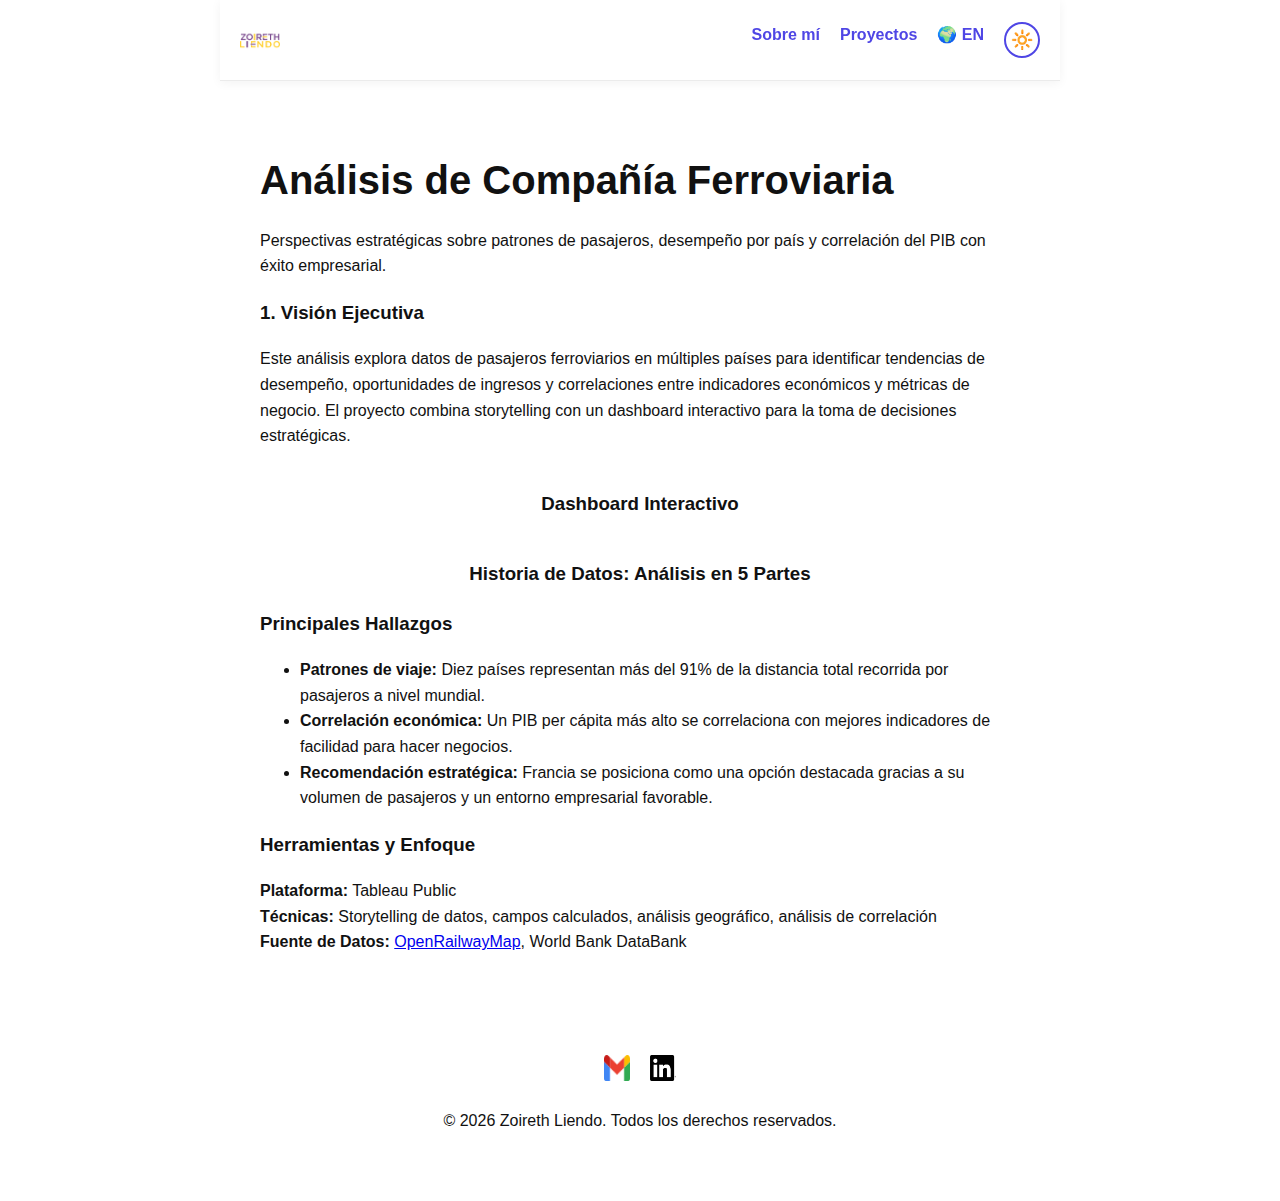
<file: projects-es/railway-es.html>
<!DOCTYPE html>
<html lang="es">
<head>
    <meta charset="UTF-8">
    <meta name="viewport" content="width=device-width, initial-scale=1.0">
    <title>Análisis de Viajes en Tren | Zoireth Liendo</title>
    <link rel="stylesheet" href="../css/style.css">
</head>
<body>

<!-- HEADER -->
<header>
    <nav>
        <div class="logo">
            <img src="../assets/images/logo.png" alt="Zoireth Liendo" style="height: 40px;">
        </div>
        <ul>
            <li><a href="../index-es.html">Sobre mí</a></li>
            <li><a href="../projects-es.html" class="active">Proyectos</a></li>
            <li><a href="railway.html" title="English" class="nav-icon">🌍 EN</a></li>
            <li>
                <button id="theme-toggle" class="nav-icon" title="Alternar Modo Claro/Oscuro">🔆</button>
            </li>
        </ul>
    </nav>
</header>

<main>
    <!-- HERO DEL PROYECTO -->
    <section class="project-header">
        <h1>Análisis de Compañía Ferroviaria</h1>
        <p class="subtitle">
            Perspectivas estratégicas sobre patrones de pasajeros, desempeño por país y correlación del PIB con éxito empresarial.
        </p>
    </section>

    <!-- VISIÓN GENERAL -->
    <section class="analysis-block">
        <h3>1. Visión Ejecutiva</h3>
        <p>
            Este análisis explora datos de pasajeros ferroviarios en múltiples países para identificar tendencias de desempeño, oportunidades de ingresos y correlaciones entre indicadores económicos y métricas de negocio. 
            El proyecto combina storytelling con un dashboard interactivo para la toma de decisiones estratégicas.
        </p>
    </section>

    <!-- DASHBOARD INTERACTIVO -->
    <h3 style="text-align:center; margin: 40px 0 20px 0;">Dashboard Interactivo</h3>
    <div class='tableauPlaceholder' id='viz1770655064493' style='position: relative'>
        <noscript>
            <a href='#'><img alt='Dashboard Interactivo' src='https://public.tableau.com/static/images/Ra/RailwayTravelCompanyAnalysis/InteractiveDashboard/1_rss.png' style='border: none' /></a>
        </noscript>
        <object class='tableauViz' style='display:none;'>
            <param name='host_url' value='https%3A%2F%2Fpublic.tableau.com%2F' />
            <param name='embed_code_version' value='3' />
            <param name='site_root' value='' />
            <param name='name' value='RailwayTravelCompanyAnalysis/InteractiveDashboard' />
            <param name='tabs' value='yes' />
            <param name='toolbar' value='yes' />
            <param name='static_image' value='https://public.tableau.com/static/images/Ra/RailwayTravelCompanyAnalysis/InteractiveDashboard/1.png' />
            <param name='animate_transition' value='yes' />
            <param name='display_static_image' value='yes' />
            <param name='display_spinner' value='yes' />
            <param name='display_overlay' value='yes' />
            <param name='display_count' value='yes' />
            <param name='language' value='es-ES' />
        </object>
    </div>
    <script type='text/javascript'>
        var divElement = document.getElementById('viz1770655064493');
        var vizElement = divElement.getElementsByTagName('object')[0];
        if ( divElement.offsetWidth > 800 ) { vizElement.style.width='100%';vizElement.style.height=(divElement.offsetWidth*0.75)+'px';} 
        else if ( divElement.offsetWidth > 500 ) { vizElement.style.width='100%';vizElement.style.height=(divElement.offsetWidth*0.75)+'px';} 
        else { vizElement.style.width='100%';vizElement.style.minHeight='1400px';vizElement.style.maxHeight=(divElement.offsetWidth*1.77)+'px';} 
        var scriptElement = document.createElement('script');
        scriptElement.src = 'https://public.tableau.com/javascripts/api/viz_v1.js';
        vizElement.parentNode.insertBefore(scriptElement, vizElement);
    </script>

    <!-- HISTORIA DE DATOS 5 PARTES -->
    <h3 style="text-align:center; margin: 40px 0 20px 0;">Historia de Datos: Análisis en 5 Partes</h3>
    <div class='tableauPlaceholder' id='viz1770653341606' style='position: relative'>
        <noscript>
            <a href='#'><img alt='Historia de Datos' src='https://public.tableau.com/static/images/M9/M9C8TS83W/1_rss.png' style='border: none' /></a>
        </noscript>
        <object class='tableauViz' style='display:none;'>
            <param name='host_url' value='https%3A%2F%2Fpublic.tableau.com%2F' />
            <param name='embed_code_version' value='3' />
            <param name='path' value='shared/M9C8TS83W' />
            <param name='toolbar' value='yes' />
            <param name='static_image' value='https://public.tableau.com/static/images/M9/M9C8TS83W/1.png' />
            <param name='animate_transition' value='yes' />
            <param name='display_static_image' value='yes' />
            <param name='display_spinner' value='yes' />
            <param name='display_overlay' value='yes' />
            <param name='display_count' value='yes' />
            <param name='language' value='es-ES' />
        </object>
    </div>
    <script type='text/javascript'>
        var divElement2 = document.getElementById('viz1770653341606');
        var vizElement2 = divElement2.getElementsByTagName('object')[0];
        vizElement2.style.width='100%';
        vizElement2.style.height=(divElement2.offsetWidth*0.75)+'px';
        var scriptElement2 = document.createElement('script');
        scriptElement2.src = 'https://public.tableau.com/javascripts/api/viz_v1.js';
        vizElement2.parentNode.insertBefore(scriptElement2, vizElement2);
    </script>

    <!-- HALLAZGOS CLAVE -->
    <section class="analysis-block">
        <h3>Principales Hallazgos</h3>
        <ul class="key-metrics">
            <li><strong>Patrones de viaje:</strong> Diez países representan más del 91% de la distancia total recorrida por pasajeros a nivel mundial.</li>
            <li><strong>Correlación económica:</strong> Un PIB per cápita más alto se correlaciona con mejores indicadores de facilidad para hacer negocios.</li>
            <li><strong>Recomendación estratégica:</strong> Francia se posiciona como una opción destacada gracias a su volumen de pasajeros y un entorno empresarial favorable.</li>
        </ul>
    </section>

    <!-- METODOLOGÍA -->
    <section class="analysis-block">
        <h3>Herramientas y Enfoque</h3>
        <p>
            <strong>Plataforma:</strong> Tableau Public<br>
            <strong>Técnicas:</strong> Storytelling de datos, campos calculados, análisis geográfico, análisis de correlación<br>
            <strong>Fuente de Datos:</strong> <a href="https://www.openrailwaymap.org/" target="_blank">OpenRailwayMap</a>, World Bank DataBank
        </p>
    </section>

</main>

<!-- FOOTER -->
<footer>
    <div class="footer-icons">
        <a href="mailto:zoirethl@gmail.com" title="Email">
            <img src="../assets/images/gmail.png" alt="Email" class="footer-icon">
        </a>
        <a href="https://www.linkedin.com/in/zoireth/" target="_blank" title="LinkedIn">
            <img src="../assets/images/InBug-Black.png" alt="LinkedIn" class="footer-icon" id="linkedin-icon">
        </a>
    </div>
    <p>&copy; 2026 Zoireth Liendo. Todos los derechos reservados.</p>
</footer>

<!-- SCRIPT LIGHT/DARK MODE -->
<script>
const toggleBtn = document.getElementById('theme-toggle');
const body = document.body;

if (window.matchMedia('(prefers-color-scheme: dark)').matches) {
    body.classList.add('dark-mode');
    toggleBtn.textContent = '🌒';
} else {
    toggleBtn.textContent = '🔆';
}

toggleBtn.addEventListener('click', () => {
    body.classList.toggle('dark-mode');
    toggleBtn.textContent = body.classList.contains('dark-mode') ? '🌒' : '🔆';
    updateLinkedInIcon();
});
</script>

<!-- SCRIPT ICON LIGHT/DARK -->
<script>
const linkedinIcon = document.getElementById('linkedin-icon');

function updateLinkedInIcon() {
    linkedinIcon.src = document.body.classList.contains('dark-mode') ?
        '../assets/images/InBug-White.png' :
        '../assets/images/InBug-Black.png';
}

window.addEventListener('DOMContentLoaded', updateLinkedInIcon);
</script>

</body>
</html>
</file>
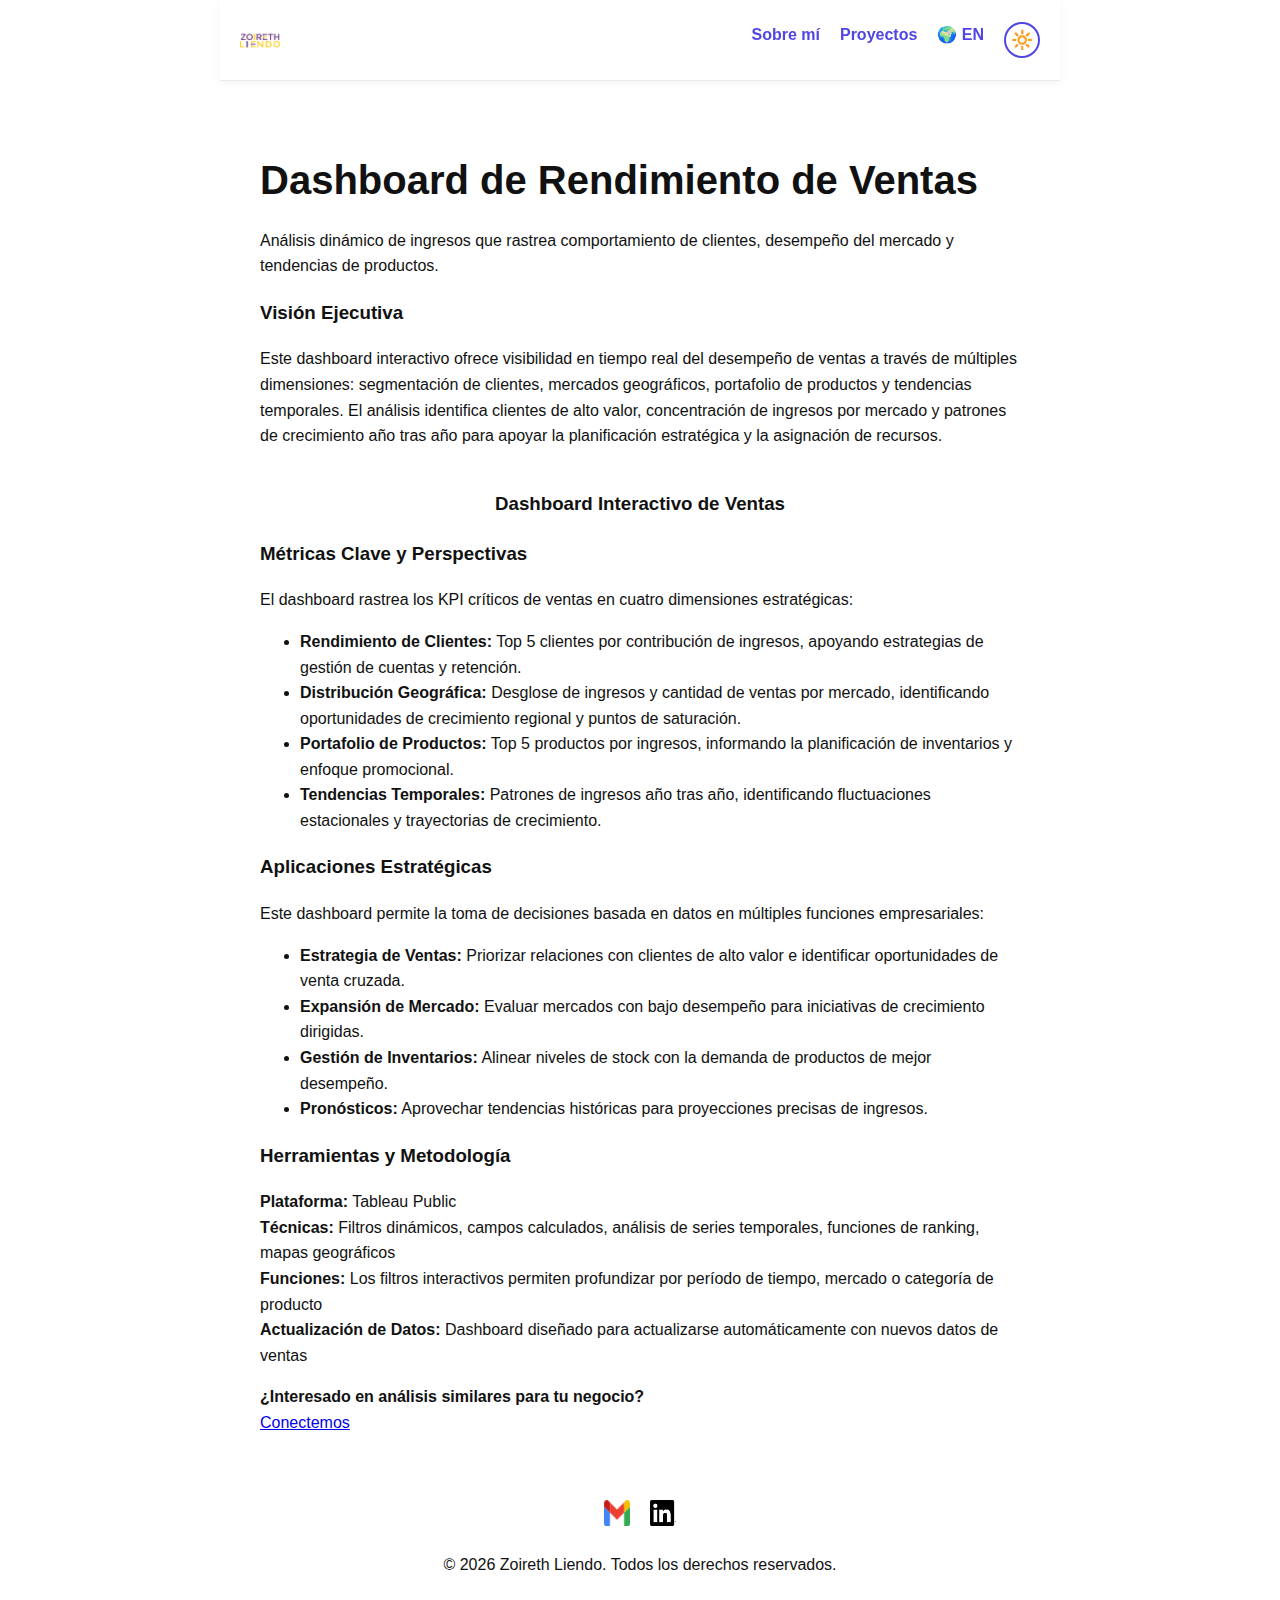
<file: projects-es/sales-insights-es.html>
<!DOCTYPE html>
<html lang="es">
<head>
    <meta charset="UTF-8">
    <meta name="viewport" content="width=device-width, initial-scale=1.0">
    <title>Dashboard de Rendimiento de Ventas | Zoireth Liendo</title>
    <link rel="stylesheet" href="../css/style.css">
</head>
<body>

<!-- HEADER -->
<header>
    <nav>
        <div class="logo">
            <img src="../assets/images/logo.png" alt="Zoireth Liendo" style="height: 40px;">
        </div>
        <ul>
            <li><a href="../index-es.html">Sobre mí</a></li>
            <li><a href="../projects-es.html" class="active">Proyectos</a></li>
            <li><a href="sales-insights.html" title="English" class="nav-icon">🌍 EN</a></li>
            <li>
                <button id="theme-toggle" class="nav-icon" title="Alternar Modo Claro/Oscuro">🔆</button>
            </li>
        </ul>
    </nav>
</header>

<main>

<!-- HERO DEL PROYECTO -->
<section class="project-header">
    <h1>Dashboard de Rendimiento de Ventas</h1>
    <p class="subtitle">
        Análisis dinámico de ingresos que rastrea comportamiento de clientes, desempeño del mercado y tendencias de productos.
    </p>
</section>

<!-- VISIÓN EJECUTIVA -->
<section class="analysis-block">
    <h3>Visión Ejecutiva</h3>
    <p>
        Este dashboard interactivo ofrece visibilidad en tiempo real del desempeño de ventas a través de múltiples dimensiones: segmentación de clientes, mercados geográficos, portafolio de productos y tendencias temporales.
        El análisis identifica clientes de alto valor, concentración de ingresos por mercado y patrones de crecimiento año tras año para apoyar la planificación estratégica y la asignación de recursos.
    </p>
</section>

<!-- DASHBOARD INTERACTIVO -->
<h3 style="text-align: center; margin: 40px 0 20px 0;">Dashboard Interactivo de Ventas</h3>
<div class='tableauPlaceholder' id='viz1770655364029' style='position: relative'>
    <noscript>
        <a href='#'>
            <img alt='Dashboard Interactivo de Ventas' src='https://public.tableau.com/static/images/Sa/SalesInsights_17074039792930/SalesInsights/1_rss.png' style='border: none' />
        </a>
    </noscript>
    <object class='tableauViz' style='display:none;'>
        <param name='host_url' value='https%3A%2F%2Fpublic.tableau.com%2F' />
        <param name='embed_code_version' value='3' />
        <param name='site_root' value='' />
        <param name='name' value='SalesInsights_17074039792930/SalesInsights' />
        <param name='tabs' value='no' />
        <param name='toolbar' value='yes' />
        <param name='static_image' value='https://public.tableau.com/static/images/Sa/SalesInsights_17074039792930/SalesInsights/1.png' />
        <param name='animate_transition' value='yes' />
        <param name='display_static_image' value='yes' />
        <param name='display_spinner' value='yes' />
        <param name='display_overlay' value='yes' />
        <param name='display_count' value='yes' />
        <param name='language' value='es-ES' />
    </object>
</div>
<script type='text/javascript'>
    var divElement = document.getElementById('viz1770655364029');
    var vizElement = divElement.getElementsByTagName('object')[0];
    if ( divElement.offsetWidth > 800 ) { vizElement.style.width='100%';vizElement.style.height=(divElement.offsetWidth*0.75)+'px';} 
    else if ( divElement.offsetWidth > 500 ) { vizElement.style.width='100%';vizElement.style.height=(divElement.offsetWidth*0.75)+'px';} 
    else { vizElement.style.width='100%';vizElement.style.height=(divElement.offsetWidth*1.77)+'px';} 
    var scriptElement = document.createElement('script');
    scriptElement.src = 'https://public.tableau.com/javascripts/api/viz_v1.js';
    vizElement.parentNode.insertBefore(scriptElement, vizElement);
</script>

<!-- MÉTRICAS CLAVE -->
<section class="analysis-block">
    <h3>Métricas Clave y Perspectivas</h3>
    <p>El dashboard rastrea los KPI críticos de ventas en cuatro dimensiones estratégicas:</p>
    <ul class="key-metrics">
        <li><strong>Rendimiento de Clientes:</strong> Top 5 clientes por contribución de ingresos, apoyando estrategias de gestión de cuentas y retención.</li>
        <li><strong>Distribución Geográfica:</strong> Desglose de ingresos y cantidad de ventas por mercado, identificando oportunidades de crecimiento regional y puntos de saturación.</li>
        <li><strong>Portafolio de Productos:</strong> Top 5 productos por ingresos, informando la planificación de inventarios y enfoque promocional.</li>
        <li><strong>Tendencias Temporales:</strong> Patrones de ingresos año tras año, identificando fluctuaciones estacionales y trayectorias de crecimiento.</li>
    </ul>
</section>

<!-- APLICACIONES ESTRATÉGICAS -->
<section class="analysis-block">
    <h3>Aplicaciones Estratégicas</h3>
    <p>Este dashboard permite la toma de decisiones basada en datos en múltiples funciones empresariales:</p>
    <ul class="key-metrics">
        <li><strong>Estrategia de Ventas:</strong> Priorizar relaciones con clientes de alto valor e identificar oportunidades de venta cruzada.</li>
        <li><strong>Expansión de Mercado:</strong> Evaluar mercados con bajo desempeño para iniciativas de crecimiento dirigidas.</li>
        <li><strong>Gestión de Inventarios:</strong> Alinear niveles de stock con la demanda de productos de mejor desempeño.</li>
        <li><strong>Pronósticos:</strong> Aprovechar tendencias históricas para proyecciones precisas de ingresos.</li>
    </ul>
</section>

<!-- HERRAMIENTAS Y METODOLOGÍA -->
<section class="analysis-block">
    <h3>Herramientas y Metodología</h3>
    <p>
        <strong>Plataforma:</strong> Tableau Public<br>
        <strong>Técnicas:</strong> Filtros dinámicos, campos calculados, análisis de series temporales, funciones de ranking, mapas geográficos<br>
        <strong>Funciones:</strong> Los filtros interactivos permiten profundizar por período de tiempo, mercado o categoría de producto<br>
        <strong>Actualización de Datos:</strong> Dashboard diseñado para actualizarse automáticamente con nuevos datos de ventas
    </p>
</section>

<!-- LLAMADO A LA ACCIÓN -->
<section class="analysis-block">
    <p>
        <strong>¿Interesado en análisis similares para tu negocio?</strong><br>
        <a href="../index-es.html">Conectemos</a>
    </p>
</section>

<!-- FOOTER -->
<footer>
    <div class="footer-icons">
        <a href="mailto:zoirethl@gmail.com" title="Email">
            <img src="../assets/images/gmail.png" alt="Email" class="footer-icon">
        </a>
        <a href="https://www.linkedin.com/in/zoireth/" target="_blank" title="LinkedIn">
            <img src="../assets/images/InBug-Black.png" alt="LinkedIn" class="footer-icon" id="linkedin-icon">
        </a>
    </div>
    <p>&copy; 2026 Zoireth Liendo. Todos los derechos reservados.</p>
</footer>

<!-- SCRIPT LIGHT/DARK MODE -->
<script>
const toggleBtn = document.getElementById('theme-toggle');
const body = document.body;

if (window.matchMedia('(prefers-color-scheme: dark)').matches) {
    body.classList.add('dark-mode');
    toggleBtn.textContent = '🌒';
} else {
    toggleBtn.textContent = '🔆';
}

toggleBtn.addEventListener('click', () => {
    body.classList.toggle('dark-mode');
    toggleBtn.textContent = body.classList.contains('dark-mode') ? '🌒' : '🔆';
    updateLinkedInIcon();
});
</script>

<!-- SCRIPT ICON LIGHT/DARK -->
<script>
const linkedinIcon = document.getElementById('linkedin-icon');

function updateLinkedInIcon() {
    linkedinIcon.src = document.body.classList.contains('dark-mode') ?
        '../assets/images/InBug-White.png' :
        '../assets/images/InBug-Black.png';
}

window.addEventListener('DOMContentLoaded', updateLinkedInIcon);
</script>

</body>
</html>
</file>
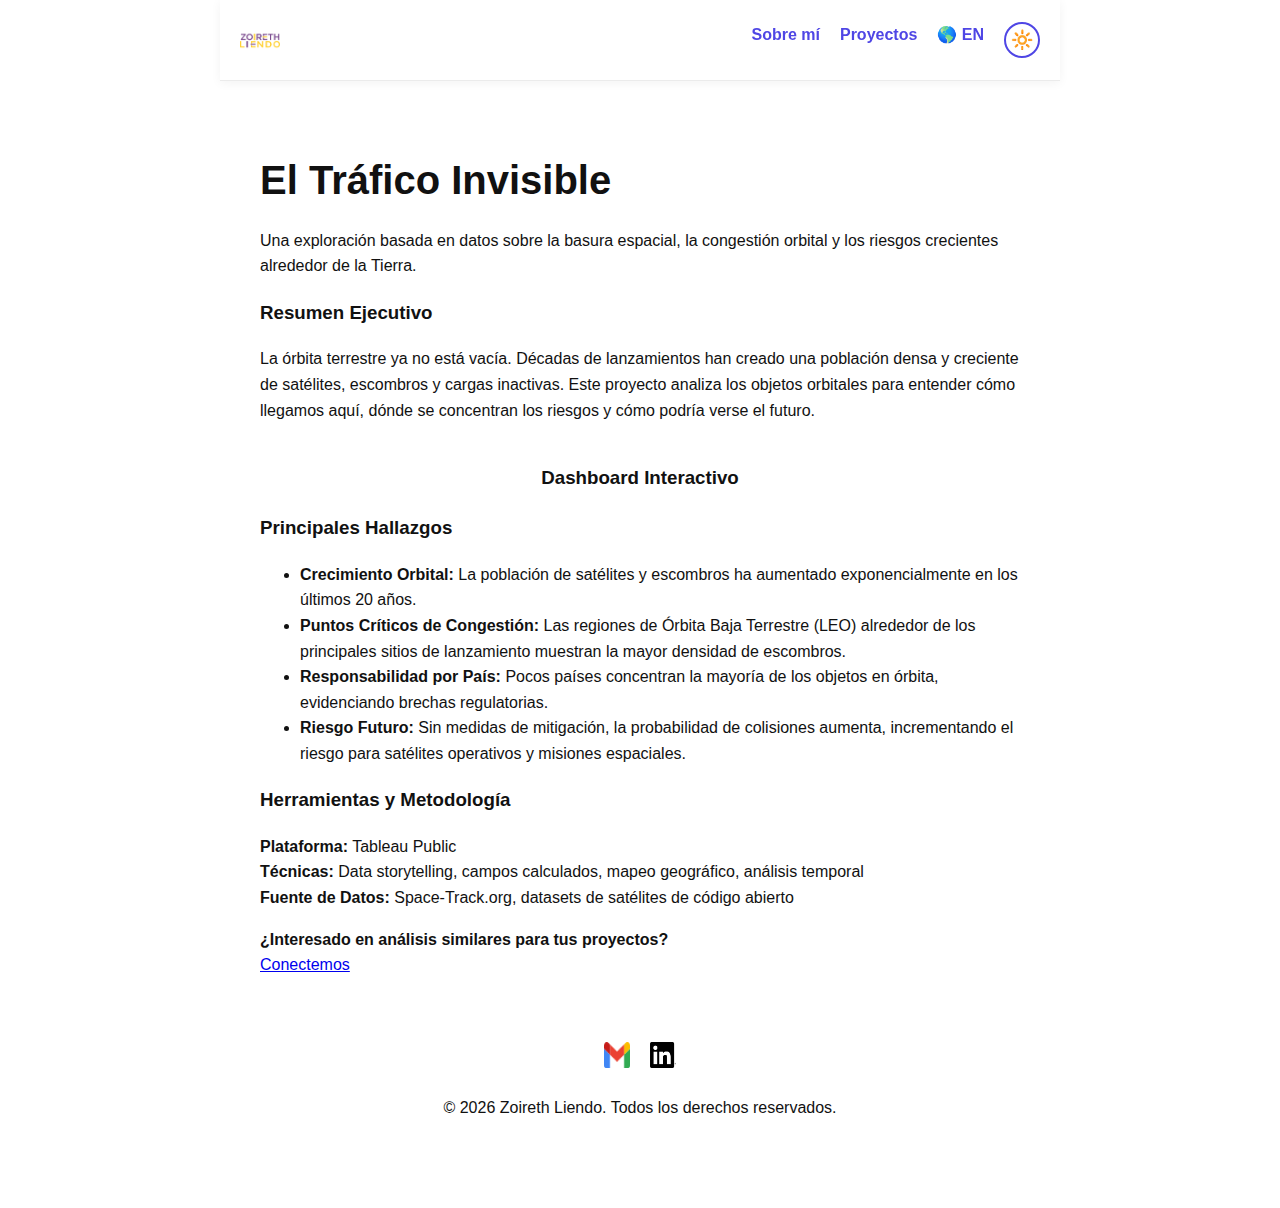
<file: projects-es/space-track-es.html>
<!DOCTYPE html>
<html lang="es">
<head>
    <meta charset="UTF-8">
    <meta name="viewport" content="width=device-width, initial-scale=1.0">
    <title>Basura Espacial y Congestión Orbital | Zoireth Liendo</title>
    <link rel="stylesheet" href="../css/style.css">
</head>
<body>

<!-- HEADER -->
<header>
    <nav>
        <div class="logo">
            <img src="../assets/images/logo.png" alt="Zoireth Liendo" style="height: 40px;">
        </div>
        <ul>
            <li><a href="../index-es.html">Sobre mí</a></li>
            <li><a href="../projects-es.html" class="active">Proyectos</a></li>
            <li><a href="space-track-es.html" title="English" class="nav-icon">🌎 EN</a></li>
            <li>
                <button id="theme-toggle" class="nav-icon" title="Alternar modo claro/oscuro">🔆</button>
            </li>
        </ul>
    </nav>
</header>

<main>

<!-- PROJECT HERO -->
<section class="project-header">
    <h1>El Tráfico Invisible</h1>
    <p class="subtitle">
        Una exploración basada en datos sobre la basura espacial, la congestión orbital y los riesgos crecientes alrededor de la Tierra.
    </p>
</section>

<!-- EXECUTIVE OVERVIEW -->
<section class="analysis-block">
    <h3>Resumen Ejecutivo</h3>
    <p>
        La órbita terrestre ya no está vacía. Décadas de lanzamientos han creado una población densa y creciente de
        satélites, escombros y cargas inactivas. Este proyecto analiza los objetos orbitales para entender
        cómo llegamos aquí, dónde se concentran los riesgos y cómo podría verse el futuro.
    </p>
</section>

<!-- TABLEAU EMBED -->
<h3 style="text-align: center; margin: 40px 0 20px 0;">Dashboard Interactivo</h3>
<div class='tableauPlaceholder' id='viz1770410553971' style='position: relative'>
    <noscript>
        <a href='#'>
            <img alt='Dashboard Interactivo' src='https://public.tableau.com/static/images/N8/N8WWB4KGS/1_rss.png' style='border: none' />
        </a>
    </noscript>
    <object class='tableauViz' style='display:none;'>
        <param name='host_url' value='https%3A%2F%2Fpublic.tableau.com%2F' />
        <param name='embed_code_version' value='3' />
        <param name='path' value='shared/N8WWB4KGS' />
        <param name='toolbar' value='yes' />
        <param name='static_image' value='https://public.tableau.com/static/images/N8/N8WWB4KGS/1.png' />
        <param name='animate_transition' value='yes' />
        <param name='display_static_image' value='yes' />
        <param name='display_spinner' value='yes' />
        <param name='display_overlay' value='yes' />
        <param name='display_count' value='yes' />
        <param name='language' value='es-ES' />
    </object>
</div>
<script type='text/javascript'>
    var divElement = document.getElementById('viz1770410553971');
    var vizElement = divElement.getElementsByTagName('object')[0];
    vizElement.style.width='100%'; vizElement.style.height=(divElement.offsetWidth*0.75)+'px';
    var scriptElement = document.createElement('script');
    scriptElement.src = 'https://public.tableau.com/javascripts/api/viz_v1.js';
    vizElement.parentNode.insertBefore(scriptElement, vizElement);
</script>

<!-- KEY INSIGHTS -->
<section class="analysis-block">
    <h3>Principales Hallazgos</h3>
    <ul class="key-metrics">
        <li><strong>Crecimiento Orbital:</strong> La población de satélites y escombros ha aumentado exponencialmente en los últimos 20 años.</li>
        <li><strong>Puntos Críticos de Congestión:</strong> Las regiones de Órbita Baja Terrestre (LEO) alrededor de los principales sitios de lanzamiento muestran la mayor densidad de escombros.</li>
        <li><strong>Responsabilidad por País:</strong> Pocos países concentran la mayoría de los objetos en órbita, evidenciando brechas regulatorias.</li>
        <li><strong>Riesgo Futuro:</strong> Sin medidas de mitigación, la probabilidad de colisiones aumenta, incrementando el riesgo para satélites operativos y misiones espaciales.</li>
    </ul>
</section>

<!-- TOOLS & METHODOLOGY -->
<section class="analysis-block">
    <h3>Herramientas y Metodología</h3>
    <p>
        <strong>Plataforma:</strong> Tableau Public<br>
        <strong>Técnicas:</strong> Data storytelling, campos calculados, mapeo geográfico, análisis temporal<br>
        <strong>Fuente de Datos:</strong> Space-Track.org, datasets de satélites de código abierto
    </p>
</section>

<!-- CALL TO ACTION -->
<section class="analysis-block">
    <p>
        <strong>¿Interesado en análisis similares para tus proyectos?</strong><br>
        <a href="../index-es.html">Conectemos</a>
    </p>
</section>

<!-- FOOTER -->
<footer>
    <div class="footer-icons">
        <a href="mailto:zoirethl@gmail.com" title="Email">
            <img src="../assets/images/gmail.png" alt="Email" class="footer-icon">
        </a>
        <a href="https://www.linkedin.com/in/zoireth/" target="_blank" title="LinkedIn">
            <img src="../assets/images/InBug-Black.png" alt="LinkedIn" class="footer-icon" id="linkedin-icon">
        </a>
    </div>
    <p>&copy; 2026 Zoireth Liendo. Todos los derechos reservados.</p>
</footer>

<!-- SCRIPT LIGHT/DARK MODE -->
<script>
const toggleBtn = document.getElementById('theme-toggle');
const body = document.body;

if (window.matchMedia('(prefers-color-scheme: dark)').matches) {
    body.classList.add('dark-mode');
    toggleBtn.textContent = '🌒';
} else {
    toggleBtn.textContent = '🔆';
}

toggleBtn.addEventListener('click', () => {
    body.classList.toggle('dark-mode');
    toggleBtn.textContent = body.classList.contains('dark-mode') ? '🌒' : '🔆';
    updateLinkedInIcon();
});
</script>

<!-- SCRIPT ICON LIGHT/DARK -->
<script>
const linkedinIcon = document.getElementById('linkedin-icon');

function updateLinkedInIcon() {
    linkedinIcon.src = document.body.classList.contains('dark-mode') ?
        '../assets/images/InBug-White.png' :
        '../assets/images/InBug-Black.png';
}

window.addEventListener('DOMContentLoaded', updateLinkedInIcon);
</script>

</body>
</html>
</file>
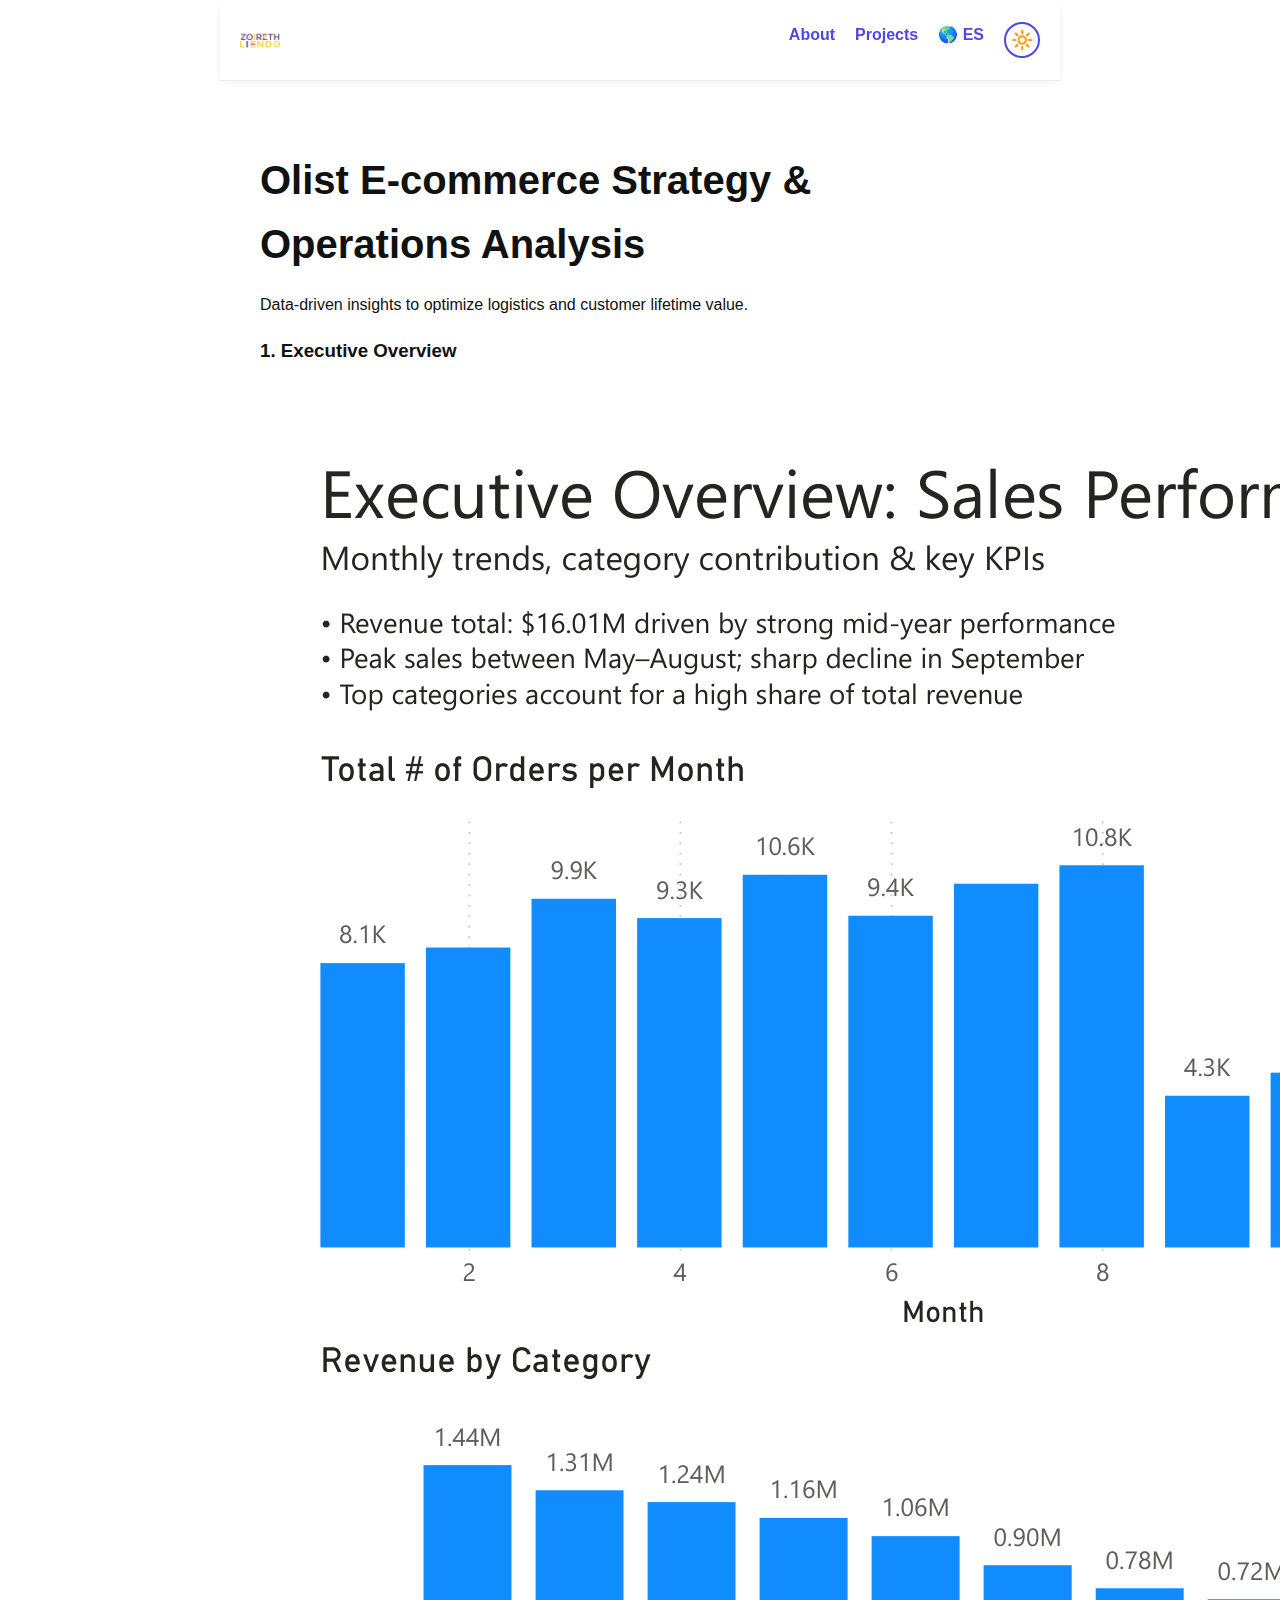
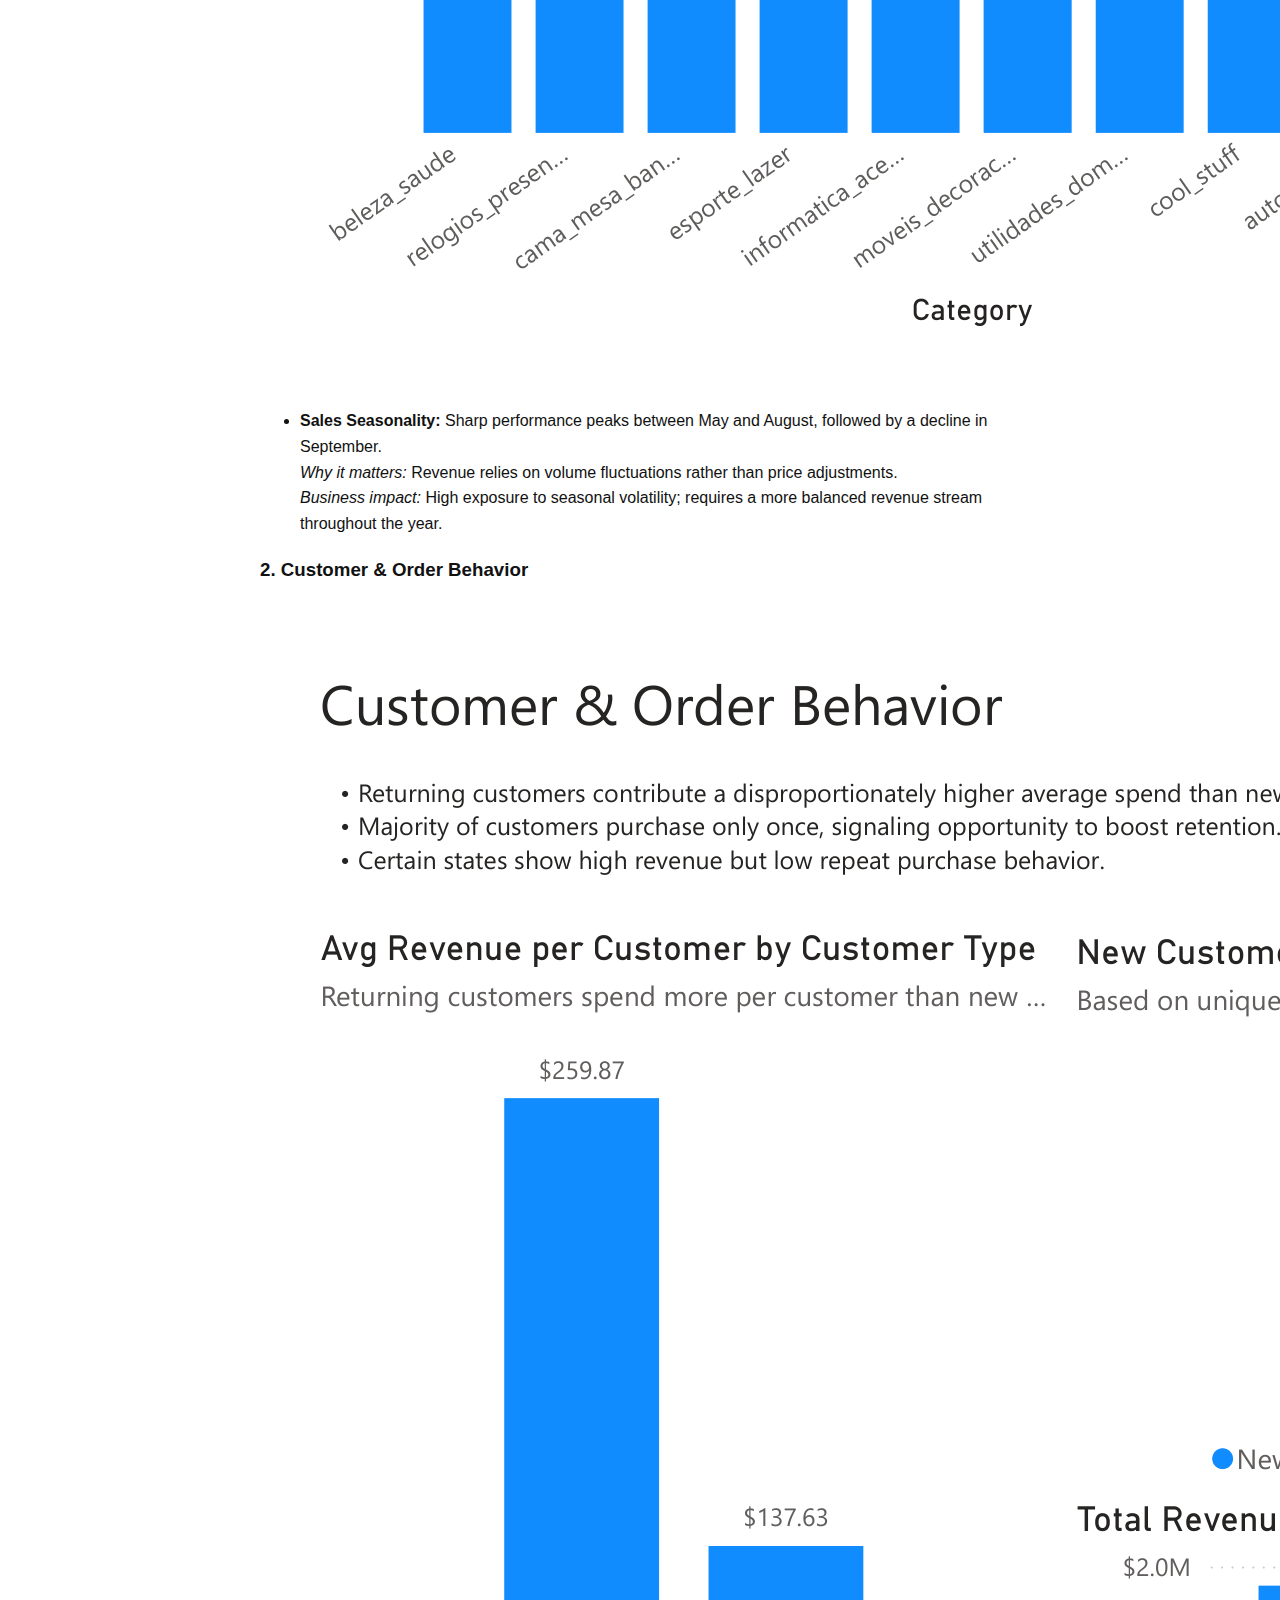
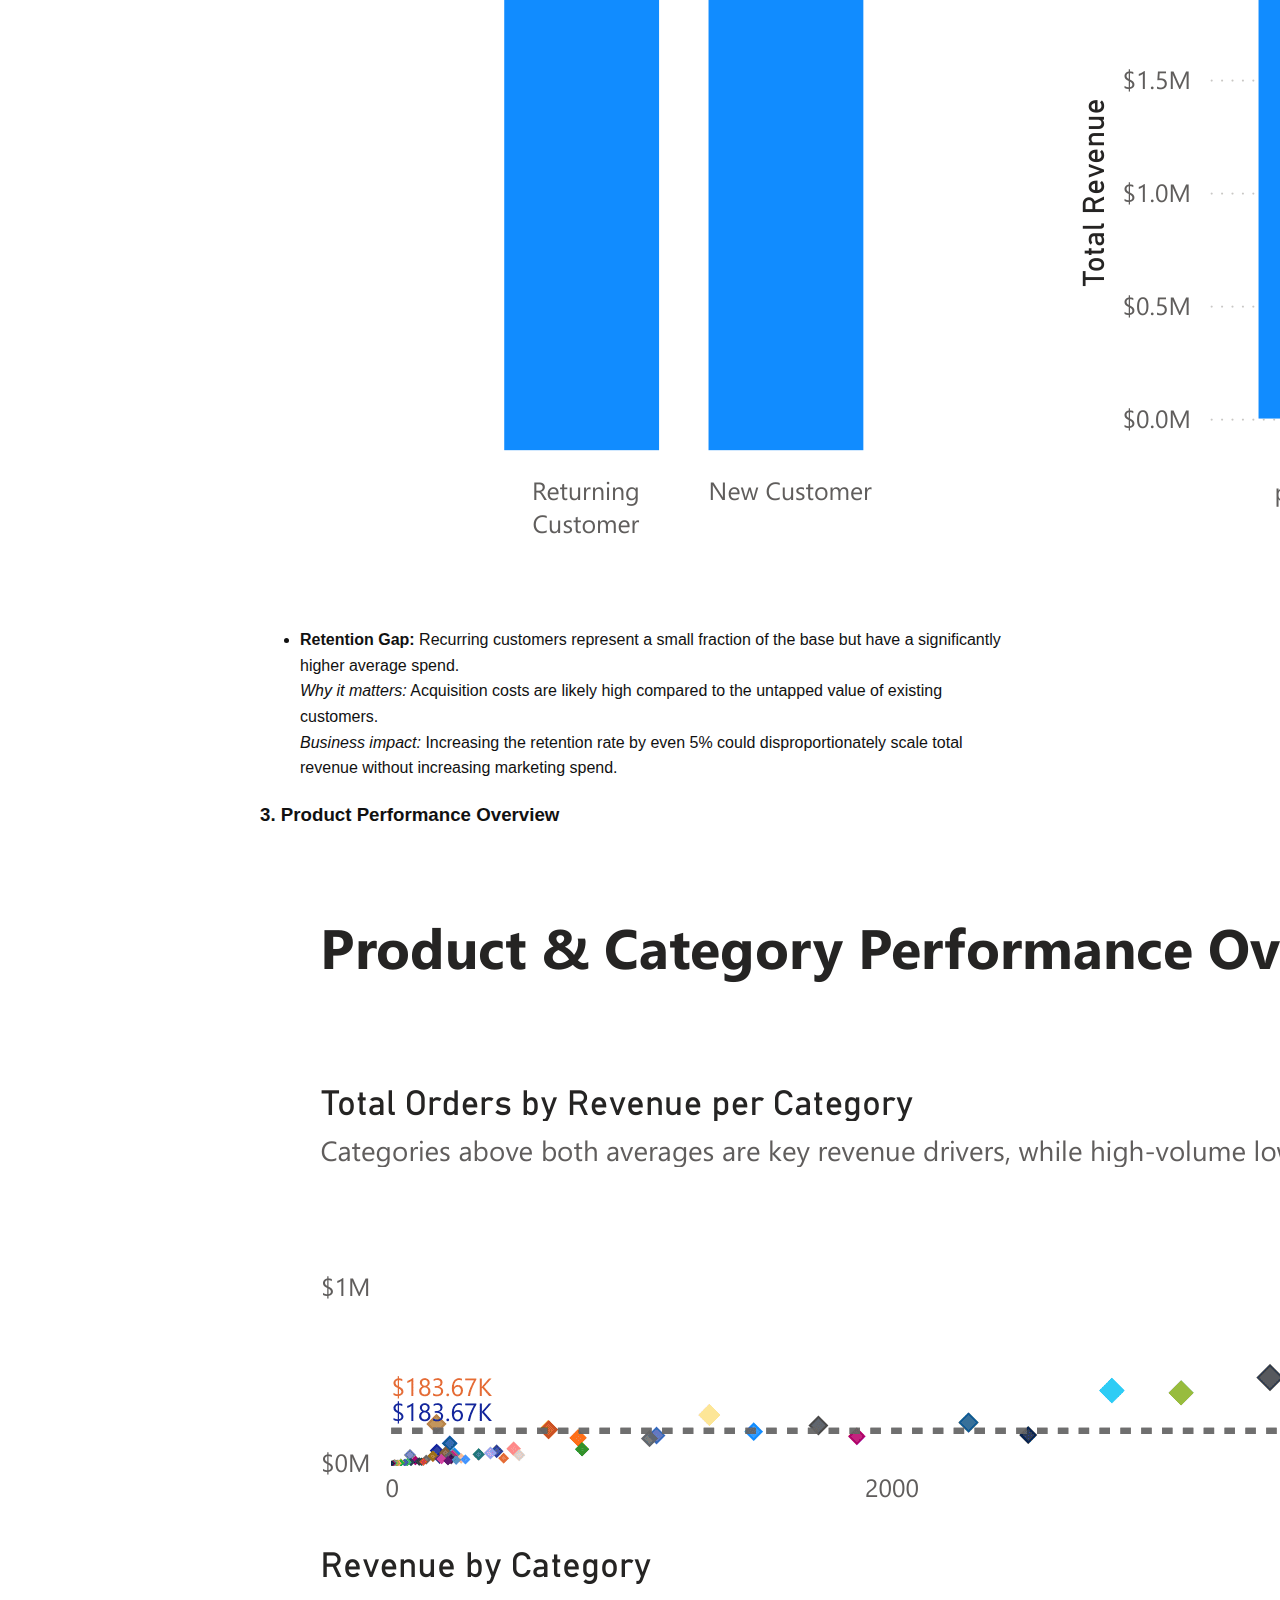
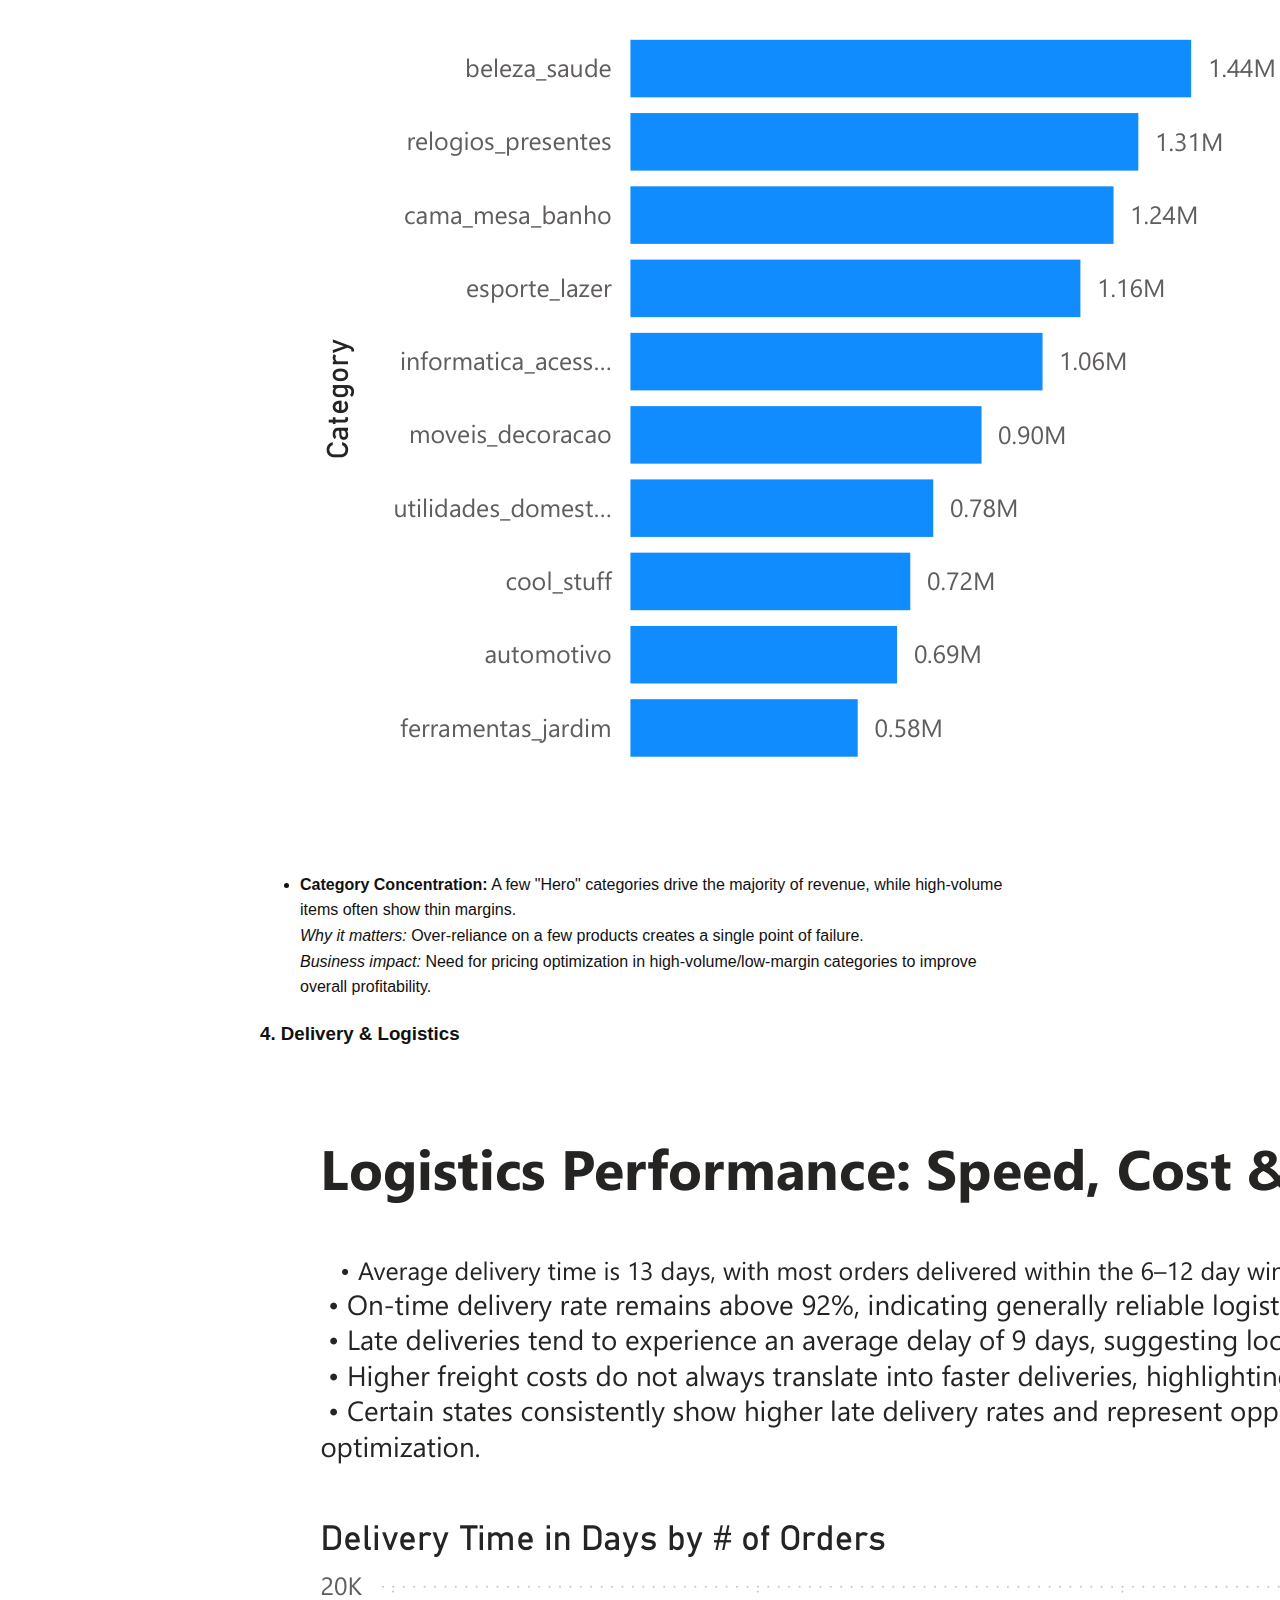
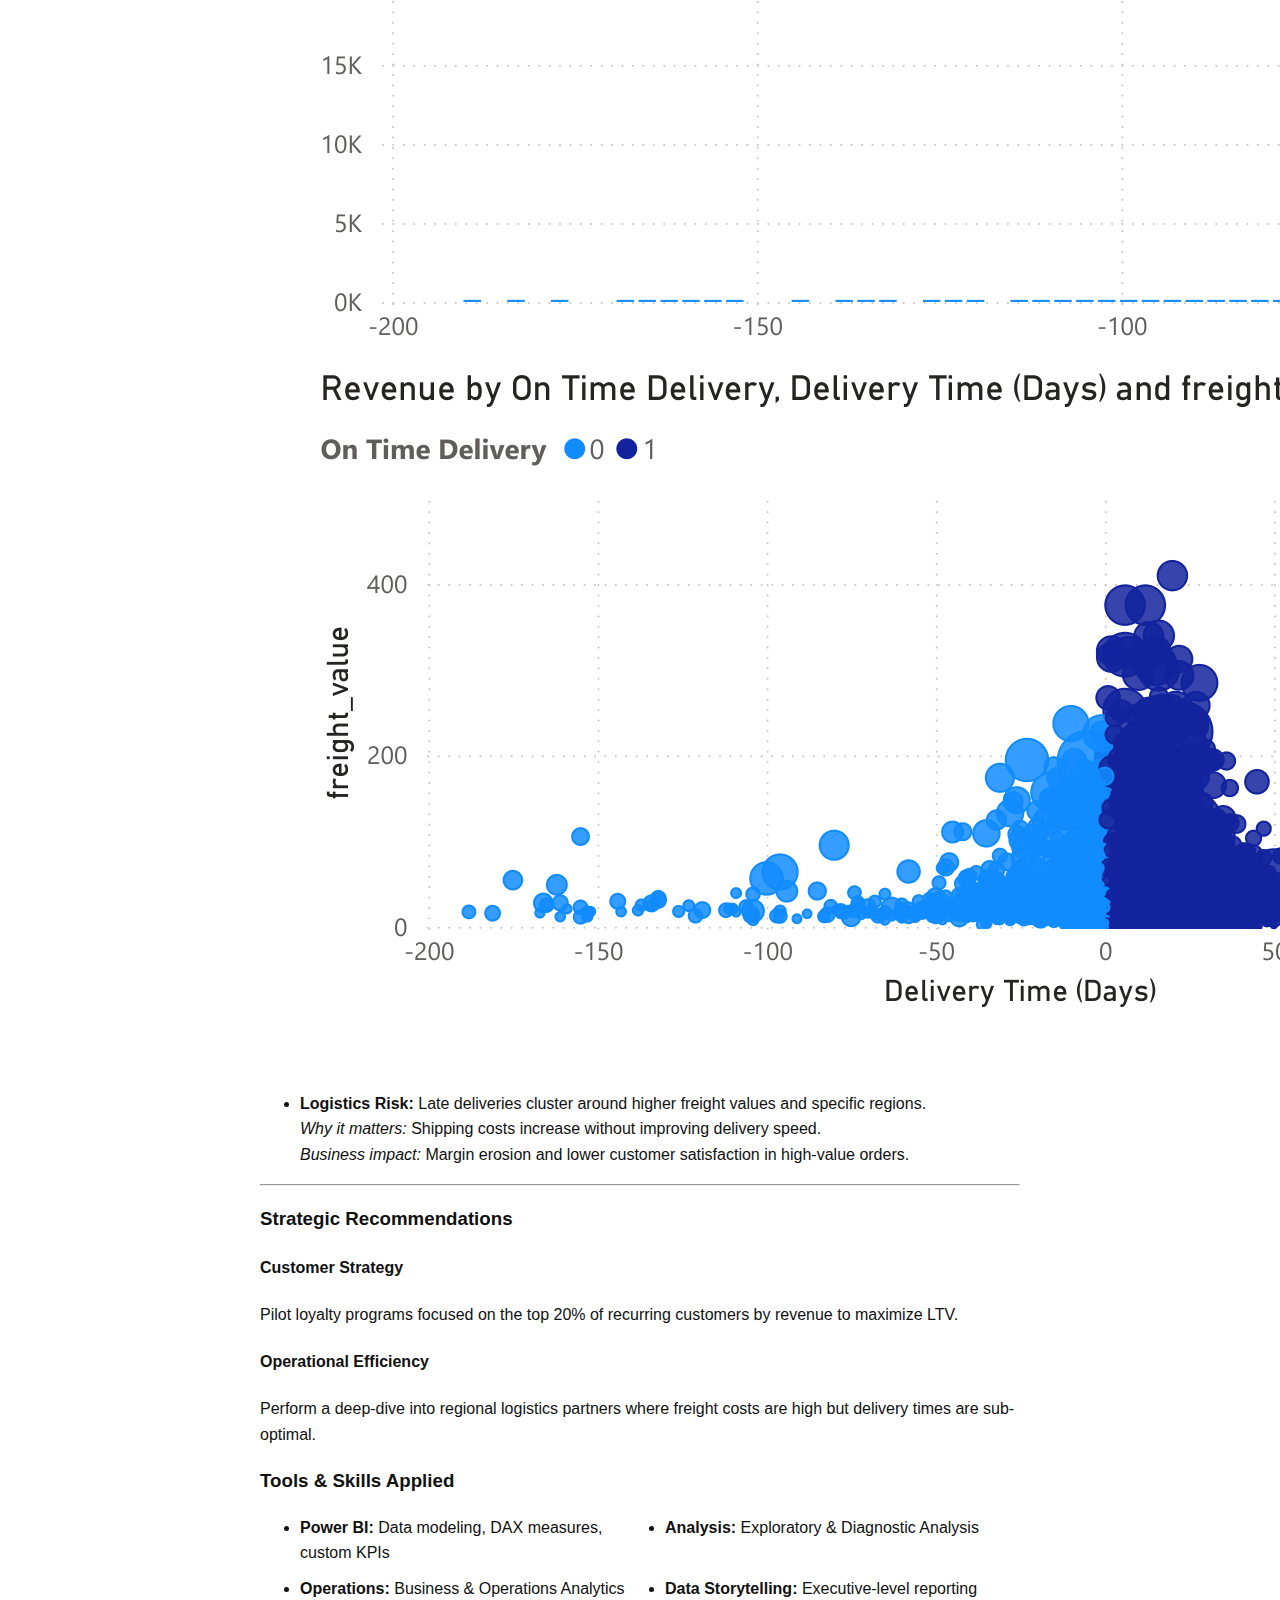
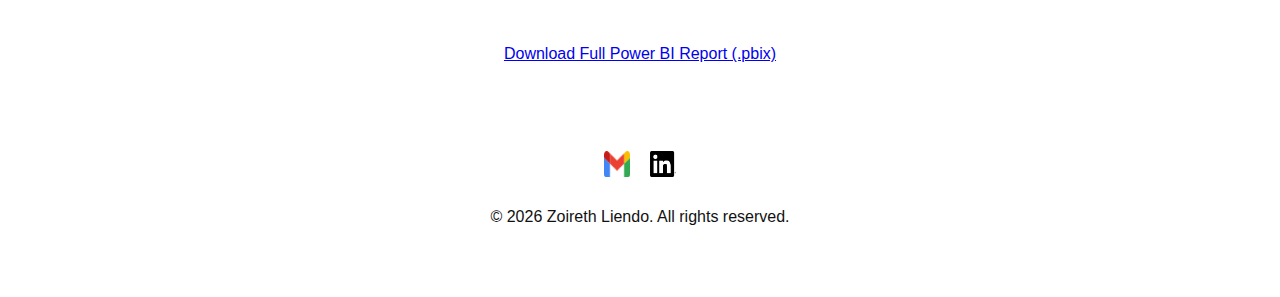
<file: projects/olist.html>
<!DOCTYPE html>
<html lang="en">
<head>
    <meta charset="UTF-8">
    <meta name="viewport" content="width=device-width, initial-scale=1.0">
    <title>Olist Analysis | Zoireth Liendo</title>
    <link rel="stylesheet" href="../css/style.css">
</head>
<body>

<!-- HEADER -->
<header>
    <nav>
        <div class="logo">
            <img src="../assets/images/logo.png" alt="Zoireth Liendo" style="height: 40px;">
        </div>
        <ul>
            <li><a href="../index.html">About</a></li>
            <li><a href="../projects.html" class="active">Projects</a></li>
            <li><a href="../projects-es/olist-es.html" title="Español" class="nav-icon">🌎 ES</a></li>
            <li>
                <button id="theme-toggle" class="nav-icon" title="Toggle Light/Dark Mode">🔆</button>
            </li>
        </ul>
    </nav>
</header>

<main>
    <!-- PROJECT HERO -->
    <section class="project-header">
        <h1>Olist E-commerce Strategy & Operations Analysis</h1>
        <p class="subtitle">Data-driven insights to optimize logistics and customer lifetime value.</p>
    </section>

    <!-- ANALYSIS BLOCKS -->
    <section class="analysis-block">
        <h3>1. Executive Overview</h3>
        <div class="project-image">
            <img src="../assets/images/olist-executive.png" alt="Executive Overview Dashboard">
        </div>
        <ul>
            <li><strong>Sales Seasonality:</strong> Sharp performance peaks between May and August, followed by a decline in September.
                <br><em>Why it matters:</em> Revenue relies on volume fluctuations rather than price adjustments.
                <br><em>Business impact:</em> High exposure to seasonal volatility; requires a more balanced revenue stream throughout the year.</li>
        </ul>
    </section>

    <section class="analysis-block">
        <h3>2. Customer & Order Behavior</h3>
        <div class="project-image">
            <img src="../assets/images/olist-customers.png" alt="Customer Behavior Dashboard">
        </div>
        <ul>
            <li><strong>Retention Gap:</strong> Recurring customers represent a small fraction of the base but have a significantly higher average spend.
                <br><em>Why it matters:</em> Acquisition costs are likely high compared to the untapped value of existing customers.
                <br><em>Business impact:</em> Increasing the retention rate by even 5% could disproportionately scale total revenue without increasing marketing spend.</li>
        </ul>
    </section>

    <section class="analysis-block">
        <h3>3. Product Performance Overview</h3>
        <div class="project-image">
            <img src="../assets/images/olist-products.png" alt="Product Performance Dashboard">
        </div>
        <ul>
            <li><strong>Category Concentration:</strong> A few "Hero" categories drive the majority of revenue, while high-volume items often show thin margins.
                <br><em>Why it matters:</em> Over-reliance on a few products creates a single point of failure.
                <br><em>Business impact:</em> Need for pricing optimization in high-volume/low-margin categories to improve overall profitability.</li>
        </ul>
    </section>

    <section class="analysis-block">
        <h3>4. Delivery & Logistics</h3>
        <div class="project-image">
            <img src="../assets/images/olist-logistics.png" alt="Logistics Dashboard">
        </div>
        <ul>
            <li><strong>Logistics Risk:</strong> Late deliveries cluster around higher freight values and specific regions.
                <br><em>Why it matters:</em> Shipping costs increase without improving delivery speed.
                <br><em>Business impact:</em> Margin erosion and lower customer satisfaction in high-value orders.</li>
        </ul>
    </section>

    <hr>

    <!-- RECOMMENDATIONS -->
    <section id="recommendations">
        <h3>Strategic Recommendations</h3>
        <div class="rec-card">
            <h4>Customer Strategy</h4>
            <p>Pilot loyalty programs focused on the top 20% of recurring customers by revenue to maximize LTV.</p>
        </div>
        <div class="rec-card">
            <h4>Operational Efficiency</h4>
            <p>Perform a deep-dive into regional logistics partners where freight costs are high but delivery times are sub-optimal.</p>
        </div>
    </section>

    <!-- TOOLS & SKILLS -->
    <section id="skills">
        <h3>Tools & Skills Applied</h3>
        <ul style="display: grid; grid-template-columns: 1fr 1fr; gap: 10px;">
            <li><strong>Power BI:</strong> Data modeling, DAX measures, custom KPIs</li>
            <li><strong>Analysis:</strong> Exploratory & Diagnostic Analysis</li>
            <li><strong>Operations:</strong> Business & Operations Analytics</li>
            <li><strong>Data Storytelling:</strong> Executive-level reporting</li>
        </ul>
    </section>

    <section id="download" style="text-align: center; margin-top: 40px;">
        <a href="https://drive.google.com/uc?export=download&id=1A9EdOzuKgbA68wa3rfxYjnJAEXbeLjd9" class="btn" target="_blank">Download Full Power BI Report (.pbix)</a>
    </section>
</main>

<!-- FOOTER -->
<footer>
    <div class="footer-icons">
        <a href="mailto:zoirethl@gmail.com" title="Email">
            <img src="../assets/images/gmail.png" alt="Email" class="footer-icon">
        </a>
        <a href="https://www.linkedin.com/in/zoireth/" target="_blank" title="LinkedIn">
            <img src="../assets/images/InBug-Black.png" alt="LinkedIn" class="footer-icon" id="linkedin-icon">
        </a>
    </div>
    <p>&copy; 2026 Zoireth Liendo. All rights reserved.</p>
</footer>

<!-- SCRIPT LIGHT/DARK MODE -->
<script>
const toggleBtn = document.getElementById('theme-toggle');
const body = document.body;

if (window.matchMedia('(prefers-color-scheme: dark)').matches) {
    body.classList.add('dark-mode');
    toggleBtn.textContent = '🌒';
} else {
    toggleBtn.textContent = '🔆';
}

toggleBtn.addEventListener('click', () => {
    body.classList.toggle('dark-mode');
    toggleBtn.textContent = body.classList.contains('dark-mode') ? '🌒' : '🔆';
    updateLinkedInIcon();
});
</script>

<!-- SCRIPT ICON LIGHT/DARK -->
<script>
const linkedinIcon = document.getElementById('linkedin-icon');

function updateLinkedInIcon() {
    linkedinIcon.src = document.body.classList.contains('dark-mode') ?
        '../assets/images/InBug-White.png' :
        '../assets/images/InBug-Black.png';
}

window.addEventListener('DOMContentLoaded', updateLinkedInIcon);
</script>

</body>
</html>
</file>
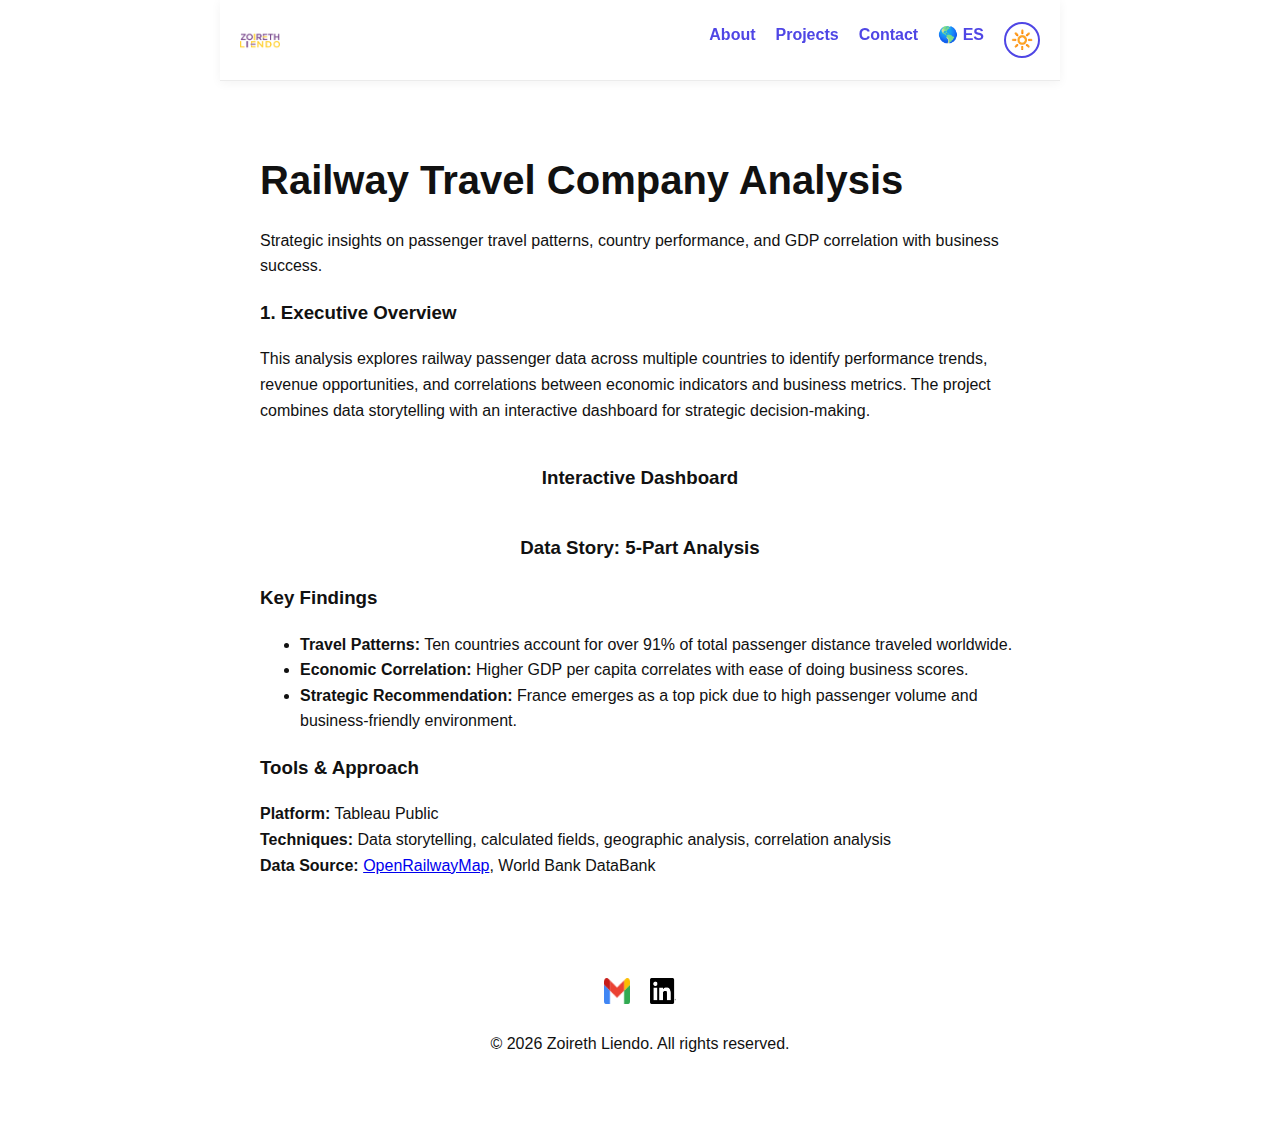
<file: projects/railway-travel.html>
<!DOCTYPE html>
<html lang="en">
<head>
    <meta charset="UTF-8">
    <meta name="viewport" content="width=device-width, initial-scale=1.0">
    <title>Railway Travel Analysis | Zoireth Liendo</title>
    <link rel="stylesheet" href="../css/style.css">
</head>
<body>

<!-- HEADER -->
<header>
    <nav>
        <div class="logo">
            <img src="../assets/images/logo.png" alt="Zoireth Liendo" style="height: 40px;">
        </div>
        <ul>
            <li><a href="../index.html">About</a></li>
            <li><a href="../projects.html" class="active">Projects</a></li>
            <li><a href="../assets/zoireth-liendo-cv.pdf" target="_blank">Contact</a></li>
            <li><a href="../projects-es/railway-es.html" title="Español" class="nav-icon">🌎 ES</a></li>
            <li>
                <button id="theme-toggle" class="nav-icon" title="Toggle Light/Dark Mode">🔆</button>
            </li>
        </ul>
    </nav>
</header>

<main>
    <!-- PROJECT HERO -->
    <section class="project-header">
        <h1>Railway Travel Company Analysis</h1>
        <p class="subtitle">
            Strategic insights on passenger travel patterns, country performance, and GDP correlation with business success.
        </p>
    </section>

    <!-- EXECUTIVE OVERVIEW -->
    <section class="analysis-block">
        <h3>1. Executive Overview</h3>
        <p>
            This analysis explores railway passenger data across multiple countries to identify 
            performance trends, revenue opportunities, and correlations between economic indicators 
            and business metrics. The project combines data storytelling with an interactive dashboard 
            for strategic decision-making.
        </p>
    </section>

    <!-- INTERACTIVE DASHBOARD EMBED -->
    <h3 style="text-align:center; margin: 40px 0 20px 0;">Interactive Dashboard</h3>
    <div class='tableauPlaceholder' id='viz1770655064493' style='position: relative'>
        <noscript>
            <a href='#'><img alt='Interactive Dashboard' src='https://public.tableau.com/static/images/Ra/RailwayTravelCompanyAnalysis/InteractiveDashboard/1_rss.png' style='border: none' /></a>
        </noscript>
        <object class='tableauViz' style='display:none;'>
            <param name='host_url' value='https%3A%2F%2Fpublic.tableau.com%2F' />
            <param name='embed_code_version' value='3' />
            <param name='site_root' value='' />
            <param name='name' value='RailwayTravelCompanyAnalysis/InteractiveDashboard' />
            <param name='tabs' value='yes' />
            <param name='toolbar' value='yes' />
            <param name='static_image' value='https://public.tableau.com/static/images/Ra/RailwayTravelCompanyAnalysis/InteractiveDashboard/1.png' />
            <param name='animate_transition' value='yes' />
            <param name='display_static_image' value='yes' />
            <param name='display_spinner' value='yes' />
            <param name='display_overlay' value='yes' />
            <param name='display_count' value='yes' />
            <param name='language' value='en-US' />
        </object>
    </div>
    <script type='text/javascript'>
        var divElement = document.getElementById('viz1770655064493');
        var vizElement = divElement.getElementsByTagName('object')[0];
        if ( divElement.offsetWidth > 800 ) { vizElement.style.width='100%';vizElement.style.height=(divElement.offsetWidth*0.75)+'px';} 
        else if ( divElement.offsetWidth > 500 ) { vizElement.style.width='100%';vizElement.style.height=(divElement.offsetWidth*0.75)+'px';} 
        else { vizElement.style.width='100%';vizElement.style.minHeight='1400px';vizElement.style.maxHeight=(divElement.offsetWidth*1.77)+'px';} 
        var scriptElement = document.createElement('script');
        scriptElement.src = 'https://public.tableau.com/javascripts/api/viz_v1.js';
        vizElement.parentNode.insertBefore(scriptElement, vizElement);
    </script>

    <!-- 5-PART DATA STORY EMBED -->
    <h3 style="text-align:center; margin: 40px 0 20px 0;">Data Story: 5-Part Analysis</h3>
    <div class='tableauPlaceholder' id='viz1770653341606' style='position: relative'>
        <noscript>
            <a href='#'><img alt='Data Story 5-Part Analysis' src='https://public.tableau.com/static/images/M9/M9C8TS83W/1_rss.png' style='border: none' /></a>
        </noscript>
        <object class='tableauViz' style='display:none;'>
            <param name='host_url' value='https%3A%2F%2Fpublic.tableau.com%2F' />
            <param name='embed_code_version' value='3' />
            <param name='path' value='shared/M9C8TS83W' />
            <param name='toolbar' value='yes' />
            <param name='static_image' value='https://public.tableau.com/static/images/M9/M9C8TS83W/1.png' />
            <param name='animate_transition' value='yes' />
            <param name='display_static_image' value='yes' />
            <param name='display_spinner' value='yes' />
            <param name='display_overlay' value='yes' />
            <param name='display_count' value='yes' />
            <param name='language' value='en-US' />
        </object>
    </div>
    <script type='text/javascript'>
        var divElement2 = document.getElementById('viz1770653341606');
        var vizElement2 = divElement2.getElementsByTagName('object')[0];
        vizElement2.style.width='100%';
        vizElement2.style.height=(divElement2.offsetWidth*0.75)+'px';
        var scriptElement2 = document.createElement('script');
        scriptElement2.src = 'https://public.tableau.com/javascripts/api/viz_v1.js';
        vizElement2.parentNode.insertBefore(scriptElement2, vizElement2);
    </script>

    <!-- KEY INSIGHTS -->
    <section class="analysis-block">
        <h3>Key Findings</h3>
        <ul class="key-metrics">
            <li><strong>Travel Patterns:</strong> Ten countries account for over 91% of total passenger distance traveled worldwide.</li>
            <li><strong>Economic Correlation:</strong> Higher GDP per capita correlates with ease of doing business scores.</li>
            <li><strong>Strategic Recommendation:</strong> France emerges as a top pick due to high passenger volume and business-friendly environment.</li>
        </ul>
    </section>

    <!-- METHODOLOGY -->
    <section class="analysis-block">
        <h3>Tools & Approach</h3>
        <p>
            <strong>Platform:</strong> Tableau Public<br>
            <strong>Techniques:</strong> Data storytelling, calculated fields, geographic analysis, correlation analysis<br>
            <strong>Data Source:</strong> <a href="https://www.openrailwaymap.org/" target="_blank">OpenRailwayMap</a>, World Bank DataBank
        </p>
    </section>

</main>

<!-- FOOTER -->
<footer>
    <div class="footer-icons">
        <a href="mailto:zoirethl@gmail.com" title="Email">
            <img src="../assets/images/gmail.png" alt="Email" class="footer-icon">
        </a>
        <a href="https://www.linkedin.com/in/zoireth/" target="_blank" title="LinkedIn">
            <img src="../assets/images/InBug-Black.png" alt="LinkedIn" class="footer-icon" id="linkedin-icon">
        </a>
    </div>
    <p>&copy; 2026 Zoireth Liendo. All rights reserved.</p>
</footer>

<!-- SCRIPT LIGHT/DARK MODE -->
<script>
const toggleBtn = document.getElementById('theme-toggle');
const body = document.body;

if (window.matchMedia('(prefers-color-scheme: dark)').matches) {
    body.classList.add('dark-mode');
    toggleBtn.textContent = '🌒';
} else {
    toggleBtn.textContent = '🔆';
}

toggleBtn.addEventListener('click', () => {
    body.classList.toggle('dark-mode');
    toggleBtn.textContent = body.classList.contains('dark-mode') ? '🌒' : '🔆';
    updateLinkedInIcon();
});
</script>

<!-- SCRIPT ICON LIGHT/DARK -->
<script>
const linkedinIcon = document.getElementById('linkedin-icon');

function updateLinkedInIcon() {
    linkedinIcon.src = document.body.classList.contains('dark-mode') ?
        '../assets/images/InBug-White.png' :
        '../assets/images/InBug-Black.png';
}

window.addEventListener('DOMContentLoaded', updateLinkedInIcon);
</script>

</body>
</html>
</file>
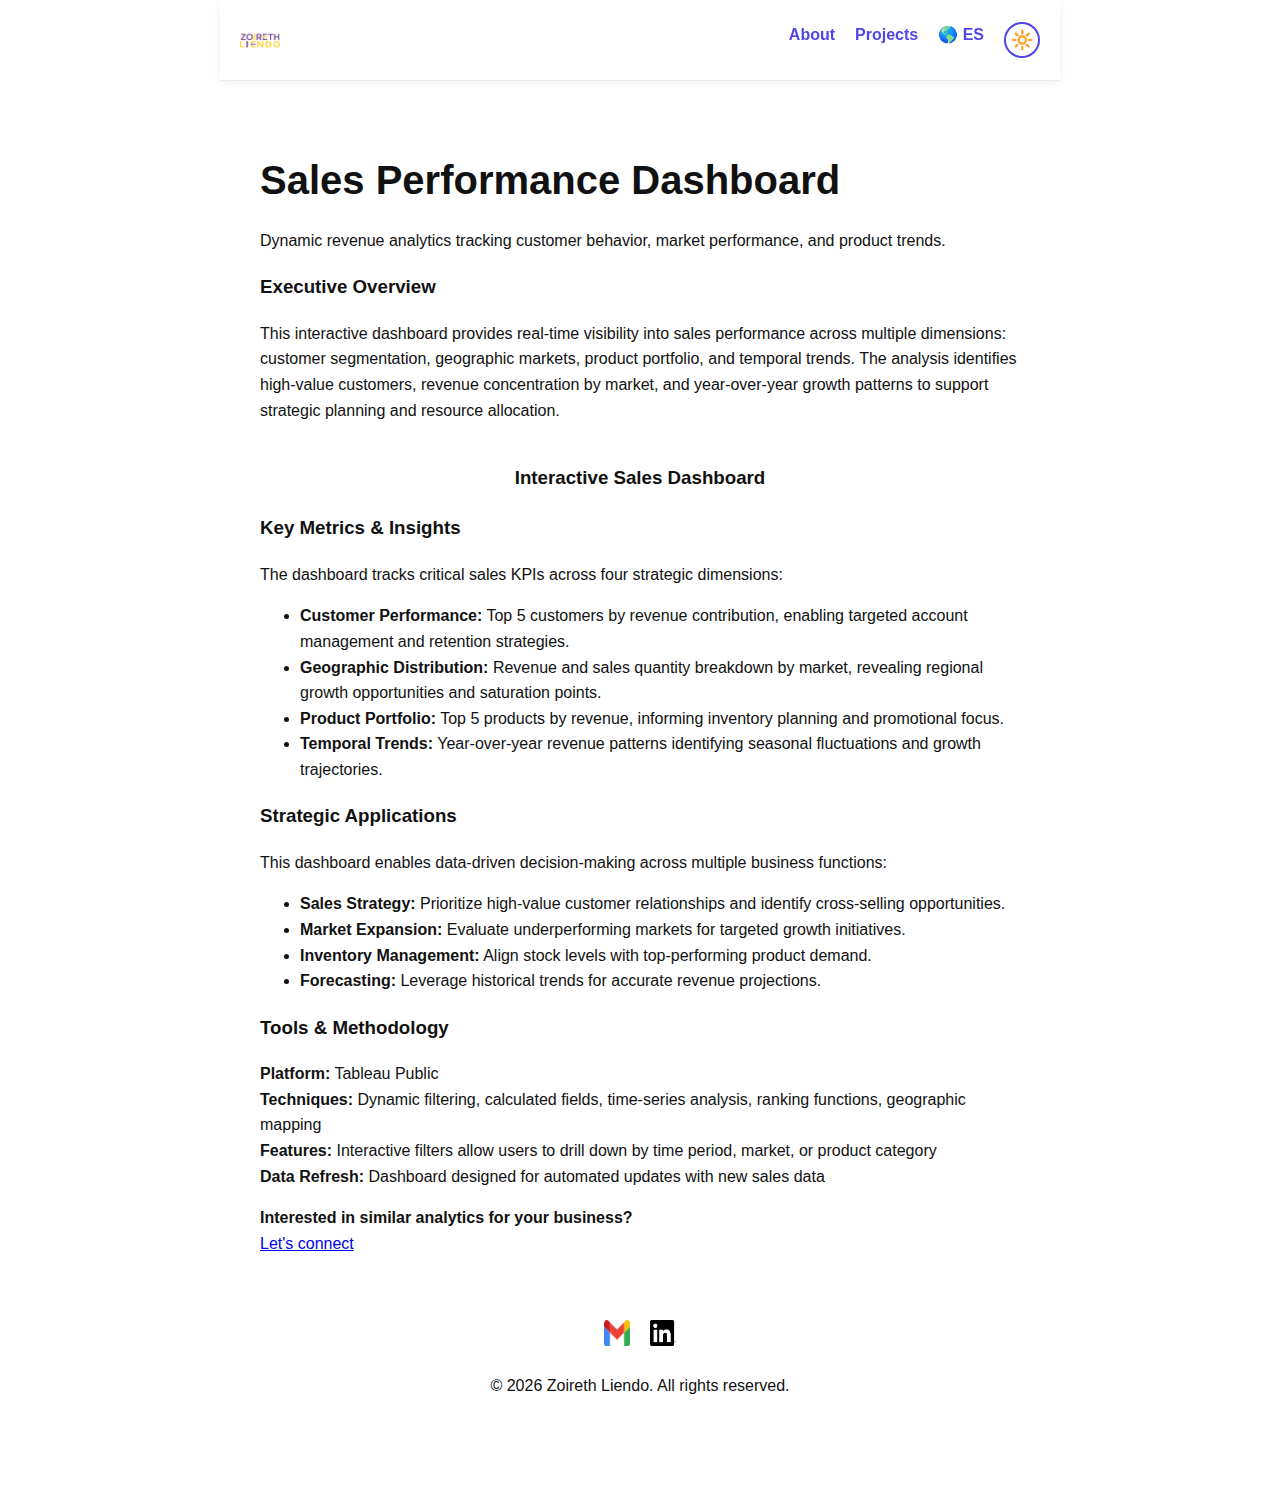
<file: projects/sales-insights.html>
<!DOCTYPE html>
<html lang="en">
<head>
    <meta charset="UTF-8">
    <meta name="viewport" content="width=device-width, initial-scale=1.0">
    <title>Sales Performance Dashboard | Zoireth Liendo</title>
    <link rel="stylesheet" href="../css/style.css">
</head>
<body>

<!-- HEADER -->
<header>
    <nav>
        <div class="logo">
            <img src="../assets/images/logo.png" alt="Zoireth Liendo" style="height: 40px;">
        </div>
        <ul>
            <li><a href="../index.html">About</a></li>
            <li><a href="../projects.html" class="active">Projects</a></li>
            <li><a href="../projects-es/sales-insights-es.html" title="Español" class="nav-icon">🌎 ES</a></li>
            <li>
                <button id="theme-toggle" class="nav-icon" title="Toggle Light/Dark Mode">🔆</button>
            </li>
        </ul>
    </nav>
</header>

<main>

<!-- PROJECT HERO -->
<section class="project-header">
    <h1>Sales Performance Dashboard</h1>
    <p class="subtitle">
        Dynamic revenue analytics tracking customer behavior, market performance, and product trends.
    </p>
</section>

<!-- EXECUTIVE OVERVIEW -->
<section class="analysis-block">
    <h3>Executive Overview</h3>
    <p>
        This interactive dashboard provides real-time visibility into sales performance across multiple dimensions:
        customer segmentation, geographic markets, product portfolio, and temporal trends. The analysis identifies
        high-value customers, revenue concentration by market, and year-over-year growth patterns to support
        strategic planning and resource allocation.
    </p>
</section>

<!-- INTERACTIVE DASHBOARD -->
<h3 style="text-align: center; margin: 40px 0 20px 0;">Interactive Sales Dashboard</h3>
<div class='tableauPlaceholder' id='viz1770655364029' style='position: relative'>
    <noscript>
        <a href='#'>
            <img alt='Interactive Sales Dashboard' src='https://public.tableau.com/static/images/Sa/SalesInsights_17074039792930/SalesInsights/1_rss.png' style='border: none' />
        </a>
    </noscript>
    <object class='tableauViz' style='display:none;'>
        <param name='host_url' value='https%3A%2F%2Fpublic.tableau.com%2F' />
        <param name='embed_code_version' value='3' />
        <param name='site_root' value='' />
        <param name='name' value='SalesInsights_17074039792930/SalesInsights' />
        <param name='tabs' value='no' />
        <param name='toolbar' value='yes' />
        <param name='static_image' value='https://public.tableau.com/static/images/Sa/SalesInsights_17074039792930/SalesInsights/1.png' />
        <param name='animate_transition' value='yes' />
        <param name='display_static_image' value='yes' />
        <param name='display_spinner' value='yes' />
        <param name='display_overlay' value='yes' />
        <param name='display_count' value='yes' />
        <param name='language' value='en-US' />
    </object>
</div>
<script type='text/javascript'>
    var divElement = document.getElementById('viz1770655364029');
    var vizElement = divElement.getElementsByTagName('object')[0];
    if ( divElement.offsetWidth > 800 ) { vizElement.style.width='100%';vizElement.style.height=(divElement.offsetWidth*0.75)+'px';} 
    else if ( divElement.offsetWidth > 500 ) { vizElement.style.width='100%';vizElement.style.height=(divElement.offsetWidth*0.75)+'px';} 
    else { vizElement.style.width='100%';vizElement.style.height=(divElement.offsetWidth*1.77)+'px';} 
    var scriptElement = document.createElement('script');
    scriptElement.src = 'https://public.tableau.com/javascripts/api/viz_v1.js';
    vizElement.parentNode.insertBefore(scriptElement, vizElement);
</script>

<!-- KEY METRICS -->
<section class="analysis-block">
    <h3>Key Metrics & Insights</h3>
    <p>The dashboard tracks critical sales KPIs across four strategic dimensions:</p>
    <ul class="key-metrics">
        <li><strong>Customer Performance:</strong> Top 5 customers by revenue contribution, enabling targeted account management and retention strategies.</li>
        <li><strong>Geographic Distribution:</strong> Revenue and sales quantity breakdown by market, revealing regional growth opportunities and saturation points.</li>
        <li><strong>Product Portfolio:</strong> Top 5 products by revenue, informing inventory planning and promotional focus.</li>
        <li><strong>Temporal Trends:</strong> Year-over-year revenue patterns identifying seasonal fluctuations and growth trajectories.</li>
    </ul>
</section>

<!-- STRATEGIC APPLICATIONS -->
<section class="analysis-block">
    <h3>Strategic Applications</h3>
    <p>This dashboard enables data-driven decision-making across multiple business functions:</p>
    <ul class="key-metrics">
        <li><strong>Sales Strategy:</strong> Prioritize high-value customer relationships and identify cross-selling opportunities.</li>
        <li><strong>Market Expansion:</strong> Evaluate underperforming markets for targeted growth initiatives.</li>
        <li><strong>Inventory Management:</strong> Align stock levels with top-performing product demand.</li>
        <li><strong>Forecasting:</strong> Leverage historical trends for accurate revenue projections.</li>
    </ul>
</section>

<!-- TOOLS & METHODOLOGY -->
<section class="analysis-block">
    <h3>Tools & Methodology</h3>
    <p>
        <strong>Platform:</strong> Tableau Public<br>
        <strong>Techniques:</strong> Dynamic filtering, calculated fields, time-series analysis, ranking functions, geographic mapping<br>
        <strong>Features:</strong> Interactive filters allow users to drill down by time period, market, or product category<br>
        <strong>Data Refresh:</strong> Dashboard designed for automated updates with new sales data
    </p>
</section>

<!-- CALL TO ACTION -->
<section class="analysis-block">
    <p style="margin: 0;">
        <strong>Interested in similar analytics for your business?</strong><br>
        <a href="../index.html">Let's connect</a>
    </p>
</section>

<!-- FOOTER -->
<footer>
    <div class="footer-icons">
        <a href="mailto:zoirethl@gmail.com" title="Email">
            <img src="../assets/images/gmail.png" alt="Email" class="footer-icon">
        </a>
        <a href="https://www.linkedin.com/in/zoireth/" target="_blank" title="LinkedIn">
            <img src="../assets/images/InBug-Black.png" alt="LinkedIn" class="footer-icon" id="linkedin-icon">
        </a>
    </div>
    <p>&copy; 2026 Zoireth Liendo. All rights reserved.</p>
</footer>

<!-- SCRIPT LIGHT/DARK MODE -->
<script>
const toggleBtn = document.getElementById('theme-toggle');
const body = document.body;

if (window.matchMedia('(prefers-color-scheme: dark)').matches) {
    body.classList.add('dark-mode');
    toggleBtn.textContent = '🌒';
} else {
    toggleBtn.textContent = '🔆';
}

toggleBtn.addEventListener('click', () => {
    body.classList.toggle('dark-mode');
    toggleBtn.textContent = body.classList.contains('dark-mode') ? '🌒' : '🔆';
    updateLinkedInIcon();
});
</script>

<!-- SCRIPT ICON LIGHT/DARK -->
<script>
const linkedinIcon = document.getElementById('linkedin-icon');

function updateLinkedInIcon() {
    linkedinIcon.src = document.body.classList.contains('dark-mode') ?
        '../assets/images/InBug-White.png' :
        '../assets/images/InBug-Black.png';
}

window.addEventListener('DOMContentLoaded', updateLinkedInIcon);
</script>

</body>
</html>
</file>
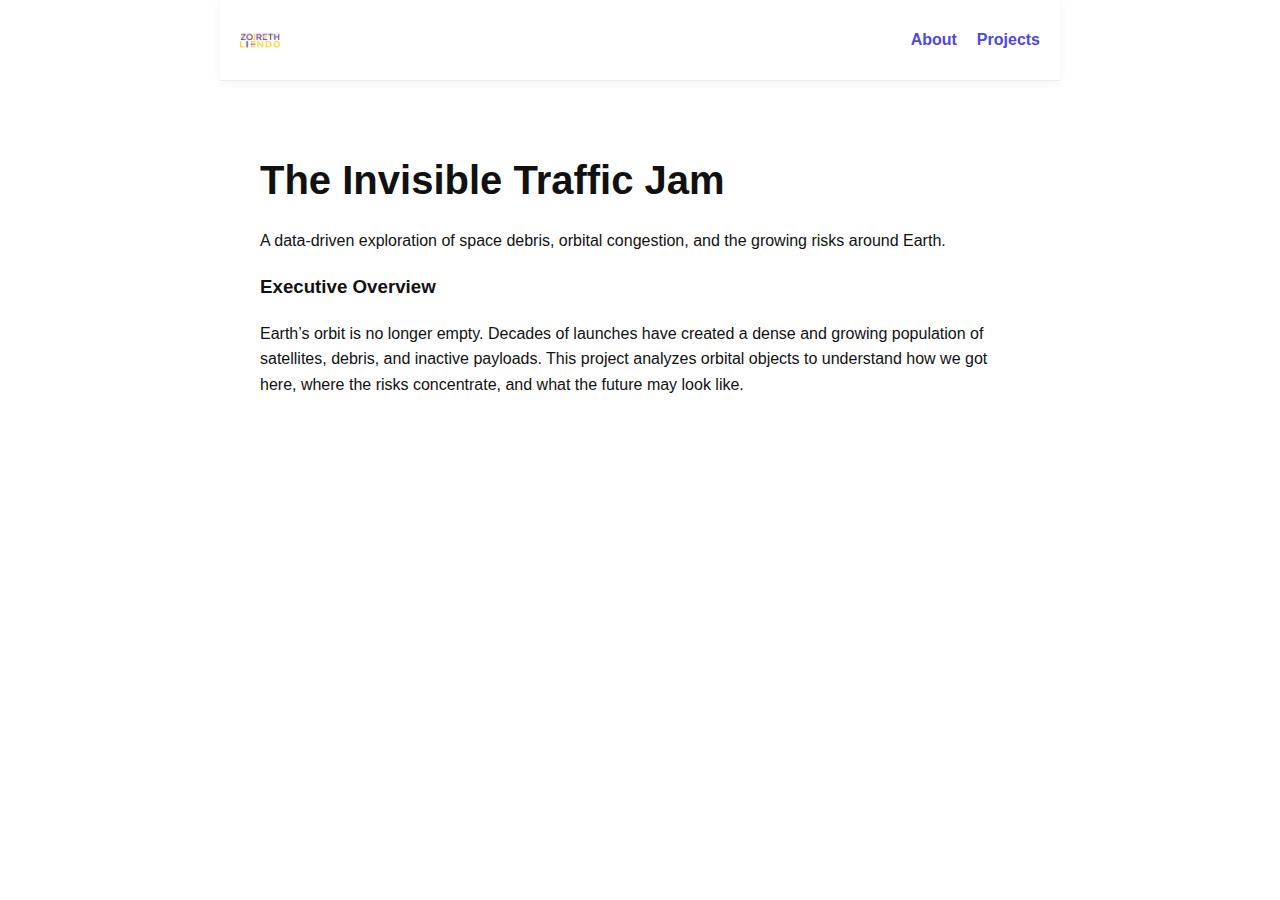
<file: projects/space-track.html>
<!DOCTYPE html>
<html lang="en">
<head>
    <meta charset="UTF-8">
    <meta name="viewport" content="width=device-width, initial-scale=1.0">
    <title>Space Debris & Orbital Congestion | Zoireth Liendo</title>
    <link rel="stylesheet" href="../css/style.css">
</head>
<body>
    <header>
        <nav>
            <div class="logo">
                <img src="../assets/images/logo.png" alt="Zoireth Liendo" style="height: 40px;">
            </div>
            <ul>
                <li><a href="../index.html">About</a></li>
                <li><a href="../projects.html">Projects</a></li>
            </ul>
        </nav>
    </header>

    <main>
        <section class="project-header">
            <h1>The Invisible Traffic Jam</h1>
            <p class="subtitle">
                A data-driven exploration of space debris, orbital congestion, and the growing risks around Earth.
            </p>
        </section>

        <!-- STORY INTRO -->
        <section class="analysis-block">
            <h3>Executive Overview</h3>
            <p>
                Earth’s orbit is no longer empty. Decades of launches have created a dense and growing population of
                satellites, debris, and inactive payloads. This project analyzes orbital objects to understand
                how we got here, where the risks concentrate, and what the future may look like.
            </p>
        </section>

        <!-- TABLEAU EMBED -->
        <div class='tableauPlaceholder' id='viz1770410553971' style='position: relative'><noscript><a href='#'><img alt=' ' src='https:&#47;&#47;public.tableau.com&#47;static&#47;images&#47;N8&#47;N8WWB4KGS&#47;1_rss.png' style='border: none' /></a></noscript><object class='tableauViz'  style='display:none;'><param name='host_url' value='https%3A%2F%2Fpublic.tableau.com%2F' /> <param name='embed_code_version' value='3' /> <param name='path' value='shared&#47;N8WWB4KGS' /> <param name='toolbar' value='yes' /><param name='static_image' value='https:&#47;&#47;public.tableau.com&#47;static&#47;images&#47;N8&#47;N8WWB4KGS&#47;1.png' /> <param name='animate_transition' value='yes' /><param name='display_static_image' value='yes' /><param name='display_spinner' value='yes' /><param name='display_overlay' value='yes' /><param name='display_count' value='yes' /><param name='language' value='es-ES' /></object></div>                <script type='text/javascript'>                    var divElement = document.getElementById('viz1770410553971');                    var vizElement = divElement.getElementsByTagName('object')[0];                    vizElement.style.width='1016px';vizElement.style.height='991px';                    var scriptElement = document.createElement('script');                    scriptElement.src = 'https://public.tableau.com/javascripts/api/viz_v1.js';                    vizElement.parentNode.insertBefore(scriptElement, vizElement);                </script>


        <!-- KEY INSIGHTS -->
        <section cl
</file>
<file: css/style.css>
/* =========================
   VARIABLES
========================= */
:root {
    --accent-color: #4f46e5;
    --link-hover: #3730a3;
    --bg-light: #ffffff;
    --bg-dark: #2c2c2c;      /* gris oscuro más suave, cálido y menos fuerte */
    --card-light: #f9f9f9;
    --card-dark: #383838;    /* ligeramente más claro que bg-dark para tarjetas */
    --text-light: #111111;
    --text-dark: #dddddd;    /* gris claro, menos duro que blanco puro */
}

/* =========================
   BASE
========================= */
body {
    font-family: 'Segoe UI', Tahoma, Geneva, Verdana, sans-serif;
    line-height: 1.6;
    max-width: 800px;
    margin: 0 auto;
    padding: 20px;
    background-color: var(--bg-light);
    color: var(--text-light);
    transition: background-color 0.3s ease, color 0.3s ease;
}

body.dark-mode {
    background-color: var(--bg-dark);
    color: var(--text-dark);
}

main {
    max-width: 800px;
    margin: 0 auto;
    padding: 20px;
}

/* =========================
   HEADER & NAV
========================= */
header {
    background-color: var(--bg-light);
    border-bottom: 1px solid rgba(0, 0, 0, 0.08);
    position: sticky;
    top: 0;
    box-shadow: 0 2px 10px rgba(0,0,0,0.05);
    z-index: 1000;
    width: 100%;
    margin: -20px -20px 20px -20px;
    padding: 0 20px;
    transition: background-color 0.3s ease;
}

body.dark-mode header {
    background-color: #1e1e1e;
    border-bottom: 1px solid rgba(255, 255, 255, 0.08);
    box-shadow: 0 2px 10px rgba(0,0,0,0.4);
}

nav {
    max-width: 800px;
    margin: 0 auto;
    display: flex;
    justify-content: space-between;
    align-items: center;
    padding: 20px 0;
}

.logo img {
    height: 40px;
    display: block;
}

nav ul {
    list-style: none;
    display: flex;
    gap: 20px;
    margin: 0;
    padding: 0;
}

nav a {
    text-decoration: none;
    color: var(--accent-color);
    font-weight: bold;
    transition: color 0.3s ease;
}

nav a:hover {
    color: var(--accent-color);
}

body.dark-mode nav a {
    color: #a5b4fc;
}

body.dark-mode nav a:hover {
    color: #7c3aed;
}

/* =========================
   HERO
========================= */
#hero {
    padding: 60px 0;
    text-align: center;
}

h1 {
    font-size: 2.5rem;
    margin-bottom: 10px;
}

h2 {
    color: #666;
    font-weight: 300;
}

/* =========================
   FEATURED PROJECTS
========================= */
.project-grid {
    display: flex;
    gap: 1.5rem;
    flex-wrap: wrap;
    justify-content: space-between;
}

.mini-card {
    flex: 1 1 calc(33.333% - 1rem);
    background-color: var(--card-light);
    border: 1px solid rgba(0, 0, 0, 0.06);
    border-radius: 12px;
    overflow: hidden;
    display: flex;
    flex-direction: column;
    transition: transform 0.3s ease, box-shadow 0.3s ease;
}

body.dark-mode .mini-card {
    background-color: var(--card-dark);
    color: var(--text-dark);
    box-shadow: 0 6px 18px rgba(0, 0, 0, 0.6);
}
body.dark-mode .mini-card:hover {
    box-shadow: 0 10px 28px rgba(79, 70, 229, 0.25); /* glow sutil del accent */
    border: 1px solid rgba(255, 255, 255, 0.06);
}

.mini-card:hover {
    transform: translateY(-5px);
    box-shadow: 0 10px 20px rgba(0,0,0,0.15);
}

.mini-card img {
    width: 100%;
    height: 160px;
    object-fit: cover;
    display: block;
}

.placeholder-img {
    width: 100%;
    height: 150px;
    background: #f6f8fa;
    display: flex;
    align-items: center;
    justify-content: center;
    font-size: 3rem;
}

.mini-card-content {
    padding: 15px;
}

.mini-card-content h4 {
    margin-bottom: 10px;
    color: var(--accent-color);
}

.mini-card-content p {
    font-size: 0.85rem;
    color: #586069;
    margin-bottom: 15px;
}

/* =========================
   BUTTONS & LINKS
========================= */
.link-btn {
    font-size: 0.85rem;
    font-weight: 600;
    text-decoration: none;
    color: var(--accent-color);
    border: 1px solid #e1e4e8;
    padding: 6px 12px;
    border-radius: 6px;
    transition: all 0.3s ease;
}

.link-btn:hover {
    background-color: #f3f4f6;
    color: var(--link-hover);
}

/* =========================
   THEME TOGGLE
========================= */
#theme-toggle {
    background: none;
    border: 2px solid var(--accent-color);
    border-radius: 50%;
    width: 36px;
    height: 36px;
    display: flex;
    align-items: center;
    justify-content: center;
    cursor: pointer;
    font-size: 18px;
    color: var(--accent-color);
    transition: all 0.3s ease;
}

#theme-toggle:hover {
    background-color: var(--accent-color);
    color: white;
    transform: scale(1.1);
}

body.dark-mode #theme-toggle {
    border-color: #a5b4fc;
    color: #a5b4fc;
}

body.dark-mode #theme-toggle:hover {
    background-color: #a5b4fc;
    color: #111;
}

/* =========================
   FOOTER
========================= */

footer {
    text-align: center;
    padding: 2rem;
    margin-top: 2rem;
}
.footer-icons {
    display: flex;
    gap: 1.2rem;
    justify-content: center;
    margin-bottom: 0.8rem;
}

.footer-icon {
    width: 26px;
    height: 26px;
    transition: transform 0.2s ease, opacity 0.2s ease;
    cursor: pointer;
}

.footer-icons a {
    font-size: 1.4rem;
    color: var(--text-muted);
    transition: color 0.2s ease;
}

.footer-icon:hover {
    transform: translateY(-2px);
    opacity: 0.85;
}

.footer-icons a:hover {
    color: var(--accent);
}

/* =========================
   RESPONSIVE
========================= */
@media (max-width: 900px) {
    .mini-card {
        flex: 1 1 100%;
    }

    nav ul {
        flex-wrap: wrap;
        gap: 0.5rem;
    }
}

/* =========================
   ANIMATIONS
========================= */
.fade-in {
    opacity: 0;
    transform: translateY(20px);
    transition: opacity 1s ease-out, transform 1s ease-out;
}
.fade-in.visible {
    opacity: 1;
    transform: translateY(0);
}

.project-tag {
    font-size: 0.75rem;
    text-transform: uppercase;
    font-weight: 600;
    color: var(--accent-color);
    display: inline-block;
    margin-bottom: 0.3rem;
}

.mini-meta {
    font-size: 0.8rem;
    color: #6b7280;
    margin-top: 0.5rem;
}

body.dark-mode .mini-meta {
    color: #9ca3af;
}
</file>
